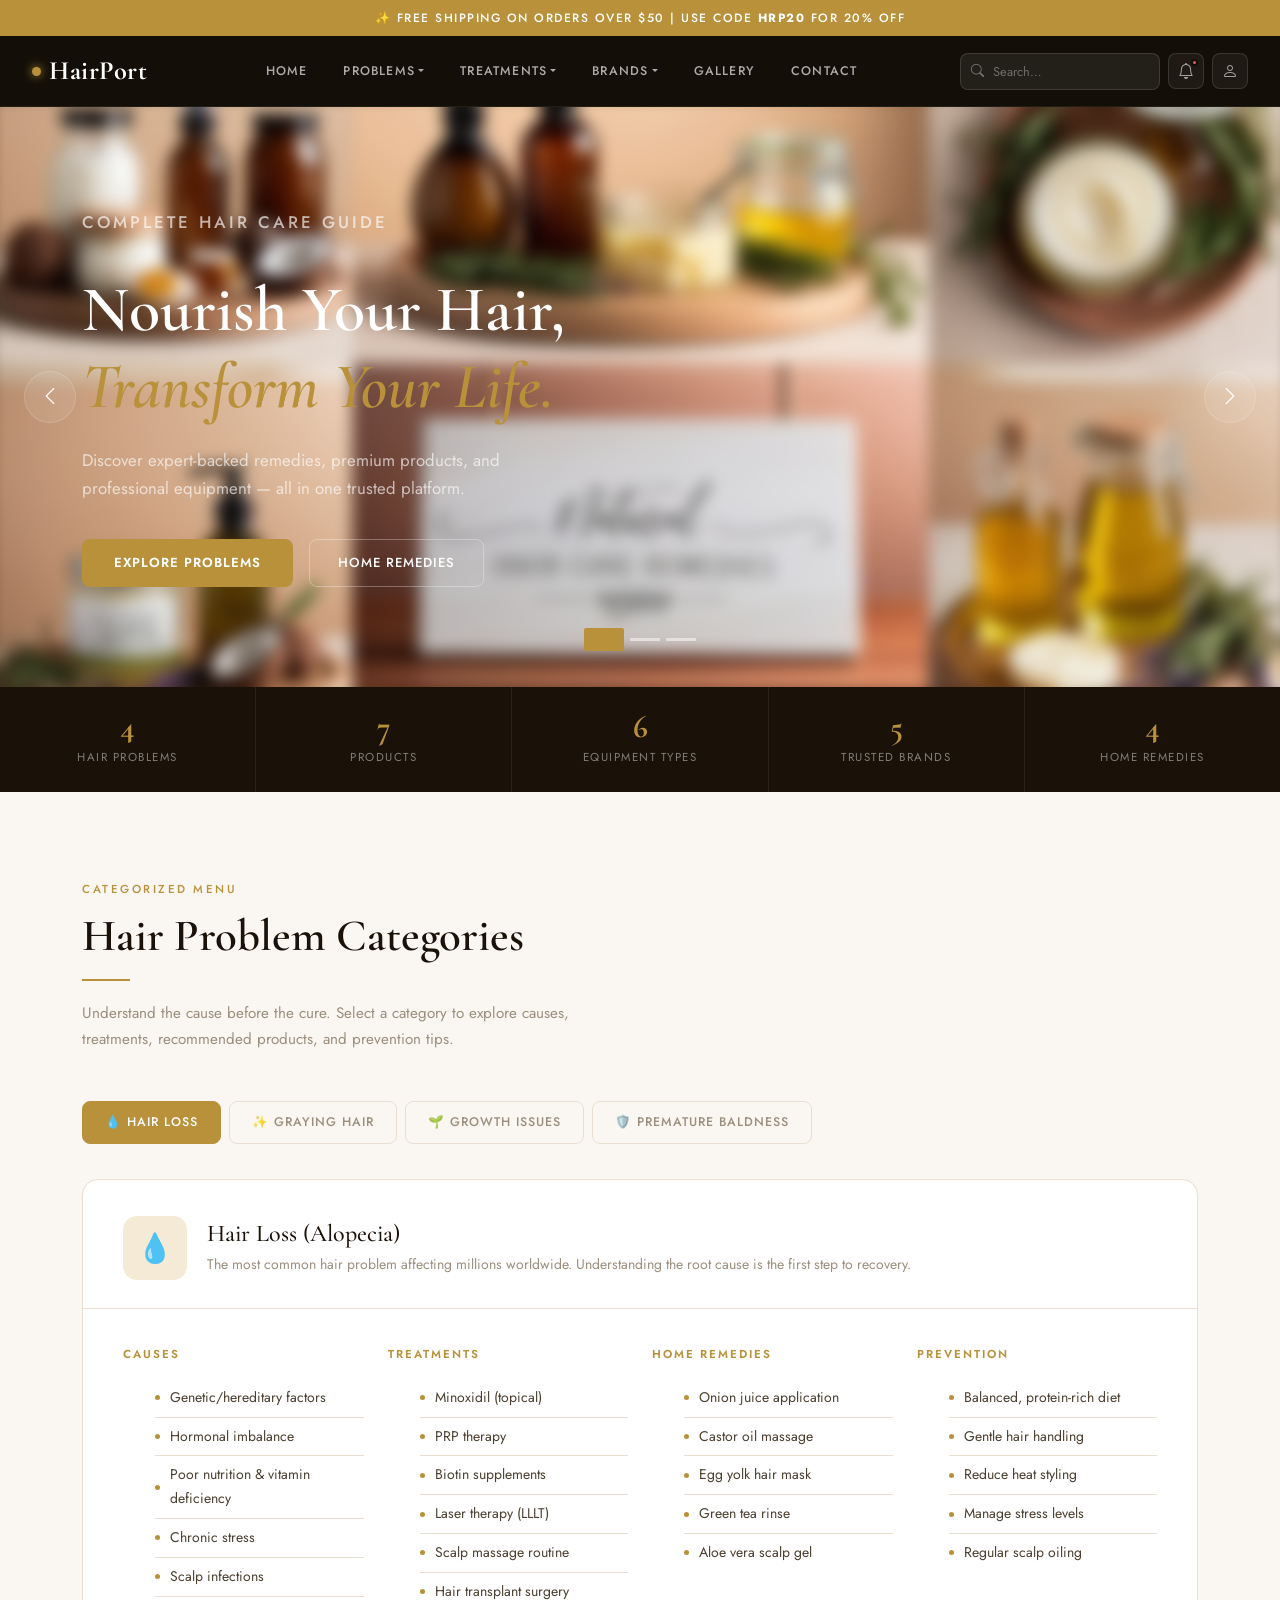
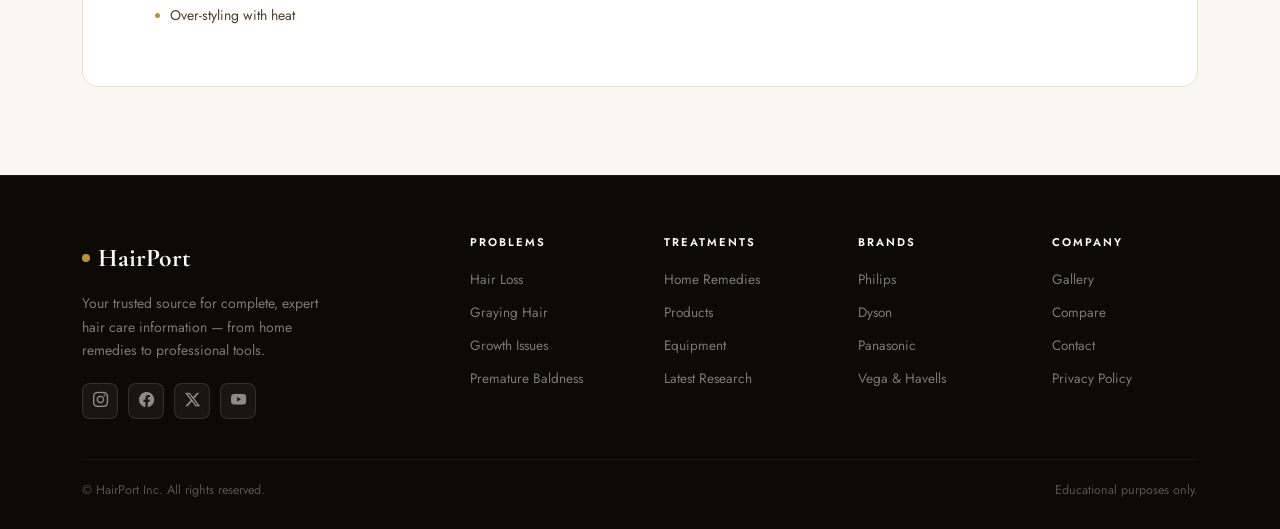
<file: index.html>
<!DOCTYPE html>
<html lang="en">
<head>
  <meta charset="UTF-8"/>
  <meta name="viewport" content="width=device-width, initial-scale=1.0"/>
  <title>HairPort — Elegant Hair Care</title>
  <link href="https://cdn.jsdelivr.net/npm/bootstrap@5.3.3/dist/css/bootstrap.min.css" rel="stylesheet"/>
  <link href="https://cdn.jsdelivr.net/npm/bootstrap-icons@1.11.3/font/bootstrap-icons.min.css" rel="stylesheet"/>
  <link href="https://fonts.googleapis.com/css2?family=Cormorant+Garamond:ital,wght@0,400;0,500;0,600;0,700;1,400;1,600&family=Jost:wght@300;400;500;600&display=swap" rel="stylesheet"/>
  <link rel="stylesheet" href="style.css">
</head>
<body>

<!-- ──────────── TOPBAR ──────────── -->
<div class="topbar">
  ✨ Free shipping on orders over $50 | Use code <strong>HRP20</strong> for 20% off
</div>

<!-- ──────────── NAVBAR (injected by navfoot.js) ──────────── -->
<nav></nav>

<!-- ──────────── HERO CAROUSEL ──────────── -->
<section id="home">
  <div id="heroCarousel" class="carousel slide hero-carousel" data-bs-ride="carousel" data-bs-interval="5000">

    <div class="carousel-indicators">
      <button type="button" data-bs-target="#heroCarousel" data-bs-slide-to="0" class="active"></button>
      <button type="button" data-bs-target="#heroCarousel" data-bs-slide-to="1"></button>
      <button type="button" data-bs-target="#heroCarousel" data-bs-slide-to="2"></button>
    </div>

    <div class="carousel-inner">

      <!-- Slide 1 -->
      <div class="carousel-item active">
        <div class="carousel-slide slide-1">
          <div class="slide-bg-blur" style="background-image: url('pics/slide-01.jpg');"></div>
          <div class="slide-texture"></div>
          <div class="container">
            <div class="row align-items-center slide-content">
              <div class="col-lg-7">
                <p class="slide-eyebrow">Complete Hair Care Guide</p>
                <h1>Nourish Your Hair,<br/><em>Transform Your Life.</em></h1>
                <p>Discover expert-backed remedies, premium products, and professional equipment — all in one trusted platform.</p>
                <div class="d-flex gap-3 flex-wrap">
                  <a href="#problems" class="btn-gold">Explore Problems</a>
                  <a href="treatments.html#remedies" class="btn-ghost">Home Remedies</a>
                </div>
              </div>
              <div class="col-lg-5 d-none d-lg-flex justify-content-end">
                <div class="slide-emoji"></div>
              </div>
            </div>
          </div>
        </div>
      </div>

      <!-- Slide 2 -->
      <div class="carousel-item">
        <div class="carousel-slide slide-2">
          <div class="slide-bg-blur" style="background-image: url('pics/slide-02.jpg');"></div>
          <div class="slide-texture"></div>
          <div class="container">
            <div class="row align-items-center slide-content">
              <div class="col-lg-7">
                <p class="slide-eyebrow">100% Natural Remedies</p>
                <h1>Nature's Best Kept<br/><em>Hair Secrets.</em></h1>
                <p>From onion juice to aloe vera — simple kitchen ingredients with powerful, proven results for healthier hair.</p>
                <div class="d-flex gap-3 flex-wrap">
                  <a href="treatments.html#remedies" class="btn-gold">View Remedies</a>
                  <a href="treatments.html#products" class="btn-ghost">Shop Products</a>
                </div>
              </div>
              <div class="col-lg-5 d-none d-lg-flex justify-content-end">
                <div class="slide-emoji"></div>
              </div>
            </div>
          </div>
        </div>
      </div>

      <!-- Slide 3 -->
      <div class="carousel-item">
        <div class="carousel-slide slide-3">
          <div class="slide-bg-blur" style="background-image: url('pics/slide-03.jpg');"></div>
          <div class="slide-texture"></div>
          <div class="container">
            <div class="row align-items-center slide-content">
              <div class="col-lg-7">
                <p class="slide-eyebrow">Professional Equipment</p>
                <h1>Tools Trusted by<br/><em>Professionals.</em></h1>
                <p>Compare dryers, steamers, and massagers from Dyson, Philips, and more — with honest guides and specs.</p>
                <div class="d-flex gap-3 flex-wrap">
                  <a href="treatments.html#equipment" class="btn-gold">See Equipment</a>
                  <a href="brands.html#compare" class="btn-ghost">Compare Brands</a>
                </div>
              </div>
              <div class="col-lg-5 d-none d-lg-flex justify-content-end">
                <div class="slide-emoji"></div>
              </div>
            </div>
          </div>
        </div>
      </div>

    </div><!-- carousel-inner -->

    <button class="carousel-control-prev" type="button" data-bs-target="#heroCarousel" data-bs-slide="prev">
      <i class="bi bi-chevron-left text-white fs-5"></i>
    </button>
    <button class="carousel-control-next" type="button" data-bs-target="#heroCarousel" data-bs-slide="next">
      <i class="bi bi-chevron-right text-white fs-5"></i>
    </button>
  </div>
</section>

<!-- ──────────── STAT BAR ──────────── -->
<div class="stat-bar">
  <div class="container-fluid">
    <div class="d-flex">
      <div class="stat-item"><div class="stat-num">4</div><div class="stat-lbl">Hair Problems</div></div>
      <div class="stat-item"><div class="stat-num">7</div><div class="stat-lbl">Products</div></div>
      <div class="stat-item"><div class="stat-num">6</div><div class="stat-lbl">Equipment Types</div></div>
      <div class="stat-item"><div class="stat-num">5</div><div class="stat-lbl">Trusted Brands</div></div>
      <div class="stat-item"><div class="stat-num">4</div><div class="stat-lbl">Home Remedies</div></div>
    </div>
  </div>
</div>

<!-- ──────────── HAIR PROBLEMS (TABS) ──────────── -->
<section id="problems" class="sec">
  <div class="container">
    <div class="row mb-5">
      <div class="col-lg-6">
        <p class="eyebrow">Categorized Menu</p>
        <h2 class="sec-title">Hair Problem Categories</h2>
        <div class="gold-rule"></div>
        <p class="sec-sub">Understand the cause before the cure. Select a category to explore causes, treatments, recommended products, and prevention tips.</p>
      </div>
    </div>

    <div class="problems-tabs">
      <ul class="nav nav-tabs" id="problemTabs">
        <li class="nav-item">
          <button class="nav-link active" data-bs-toggle="tab" data-bs-target="#hairloss">💧 Hair Loss</button>
        </li>
        <li class="nav-item">
          <button class="nav-link" data-bs-toggle="tab" data-bs-target="#graying">✨ Graying Hair</button>
        </li>
        <li class="nav-item">
          <button class="nav-link" data-bs-toggle="tab" data-bs-target="#growth">🌱 Growth Issues</button>
        </li>
        <li class="nav-item">
          <button class="nav-link" data-bs-toggle="tab" data-bs-target="#baldness">🛡️ Premature Baldness</button>
        </li>
      </ul>

      <div class="tab-content">

        <div class="tab-pane fade show active" id="hairloss">
          <div class="prob-panel">
            <div class="prob-panel-header">
              <div class="prob-icon-lg">💧</div>
              <div>
                <h3>Hair Loss (Alopecia)</h3>
                <p>The most common hair problem affecting millions worldwide. Understanding the root cause is the first step to recovery.</p>
              </div>
            </div>
            <div class="prob-panel-body">
              <div class="row g-4">
                <div class="col-md-3">
                  <p class="prob-col-title">Causes</p>
                  <ul class="prob-list">
                    <li>Genetic/hereditary factors</li>
                    <li>Hormonal imbalance</li>
                    <li>Poor nutrition &amp; vitamin deficiency</li>
                    <li>Chronic stress</li>
                    <li>Scalp infections</li>
                    <li>Over-styling with heat</li>
                  </ul>
                </div>
                <div class="col-md-3">
                  <p class="prob-col-title">Treatments</p>
                  <ul class="prob-list">
                    <li>Minoxidil (topical)</li>
                    <li>PRP therapy</li>
                    <li>Biotin supplements</li>
                    <li>Laser therapy (LLLT)</li>
                    <li>Scalp massage routine</li>
                    <li>Hair transplant surgery</li>
                  </ul>
                </div>
                <div class="col-md-3">
                  <p class="prob-col-title">Home Remedies</p>
                  <ul class="prob-list">
                    <li>Onion juice application</li>
                    <li>Castor oil massage</li>
                    <li>Egg yolk hair mask</li>
                    <li>Green tea rinse</li>
                    <li>Aloe vera scalp gel</li>
                  </ul>
                </div>
                <div class="col-md-3">
                  <p class="prob-col-title">Prevention</p>
                  <ul class="prob-list">
                    <li>Balanced, protein-rich diet</li>
                    <li>Gentle hair handling</li>
                    <li>Reduce heat styling</li>
                    <li>Manage stress levels</li>
                    <li>Regular scalp oiling</li>
                  </ul>
                </div>
              </div>
            </div>
          </div>
        </div>

        <div class="tab-pane fade" id="graying">
          <div class="prob-panel">
            <div class="prob-panel-header">
              <div class="prob-icon-lg">✨</div>
              <div>
                <h3>Premature Graying</h3>
                <p>Graying before age 25 (in Asians) is considered premature. It's driven by melanin loss in hair follicles.</p>
              </div>
            </div>
            <div class="prob-panel-body">
              <div class="row g-4">
                <div class="col-md-3">
                  <p class="prob-col-title">Causes</p>
                  <ul class="prob-list">
                    <li>Genetic predisposition</li>
                    <li>Vitamin B12 deficiency</li>
                    <li>Thyroid disorders</li>
                    <li>Oxidative stress</li>
                    <li>Smoking habit</li>
                    <li>Autoimmune conditions</li>
                  </ul>
                </div>
                <div class="col-md-3">
                  <p class="prob-col-title">Solutions</p>
                  <ul class="prob-list">
                    <li>B12 &amp; folic acid supplements</li>
                    <li>Copper-rich diet</li>
                    <li>Quit smoking</li>
                    <li>Thyroid management</li>
                    <li>Antioxidant-rich foods</li>
                  </ul>
                </div>
                <div class="col-md-3">
                  <p class="prob-col-title">Home Remedies</p>
                  <ul class="prob-list">
                    <li>Amla (Indian gooseberry) oil</li>
                    <li>Black sesame paste</li>
                    <li>Curry leaves in coconut oil</li>
                    <li>Henna + coffee paste</li>
                    <li>Rosemary oil treatment</li>
                  </ul>
                </div>
                <div class="col-md-3">
                  <p class="prob-col-title">Products</p>
                  <ul class="prob-list">
                    <li>Melanin-boosting serums</li>
                    <li>Color-safe shampoos</li>
                    <li>Deep conditioning masks</li>
                    <li>Biotin supplements</li>
                    <li>UV-protection sprays</li>
                  </ul>
                </div>
              </div>
            </div>
          </div>
        </div>

        <div class="tab-pane fade" id="growth">
          <div class="prob-panel">
            <div class="prob-panel-header">
              <div class="prob-icon-lg">🌱</div>
              <div>
                <h3>Hair Growth Issues</h3>
                <p>Slow or stunted hair growth affects confidence. The right nutrition, scalp care, and treatments can make a dramatic difference.</p>
              </div>
            </div>
            <div class="prob-panel-body">
              <div class="row g-4">
                <div class="col-md-3">
                  <p class="prob-col-title">Causes</p>
                  <ul class="prob-list">
                    <li>Nutritional deficiencies</li>
                    <li>Poor scalp circulation</li>
                    <li>Hormonal disruptions</li>
                    <li>Over-processing &amp; chemicals</li>
                    <li>Anemia (low iron)</li>
                    <li>Crash dieting</li>
                  </ul>
                </div>
                <div class="col-md-3">
                  <p class="prob-col-title">Treatments</p>
                  <ul class="prob-list">
                    <li>Scalp massages daily</li>
                    <li>Dermarolling (0.5mm)</li>
                    <li>Biotin injections</li>
                    <li>Iron &amp; zinc supplements</li>
                    <li>Protein-rich diet</li>
                  </ul>
                </div>
                <div class="col-md-3">
                  <p class="prob-col-title">Home Remedies</p>
                  <ul class="prob-list">
                    <li>Aloe vera gel on scalp</li>
                    <li>Rosemary oil massage</li>
                    <li>Rice water rinse</li>
                    <li>Fenugreek seed paste</li>
                    <li>Peppermint oil serum</li>
                  </ul>
                </div>
                <div class="col-md-3">
                  <p class="prob-col-title">Foods for Growth</p>
                  <ul class="prob-list">
                    <li>Eggs (complete protein)</li>
                    <li>Spinach &amp; leafy greens</li>
                    <li>Sweet potatoes</li>
                    <li>Nuts &amp; seeds</li>
                    <li>Fatty fish (omega-3)</li>
                  </ul>
                </div>
              </div>
            </div>
          </div>
        </div>

        <div class="tab-pane fade" id="baldness">
          <div class="prob-panel">
            <div class="prob-panel-header">
              <div class="prob-icon-lg">🛡️</div>
              <div>
                <h3>Premature Baldness</h3>
                <p>Androgenetic alopecia (pattern baldness) is the most common form. Early intervention significantly improves outcomes.</p>
              </div>
            </div>
            <div class="prob-panel-body">
              <div class="row g-4">
                <div class="col-md-3">
                  <p class="prob-col-title">Causes</p>
                  <ul class="prob-list">
                    <li>DHT hormone sensitivity</li>
                    <li>Genetic inheritance</li>
                    <li>Autoimmune disorders</li>
                    <li>Traction (tight styles)</li>
                    <li>Medications side effects</li>
                    <li>Severe nutritional lack</li>
                  </ul>
                </div>
                <div class="col-md-3">
                  <p class="prob-col-title">Medical Options</p>
                  <ul class="prob-list">
                    <li>Finasteride (oral)</li>
                    <li>Minoxidil (topical)</li>
                    <li>Hair transplant (FUE)</li>
                    <li>PRP injections</li>
                    <li>Low-level laser therapy</li>
                  </ul>
                </div>
                <div class="col-md-3">
                  <p class="prob-col-title">Natural Approach</p>
                  <ul class="prob-list">
                    <li>Saw palmetto supplement</li>
                    <li>Pumpkin seed oil</li>
                    <li>Scalp massage routine</li>
                    <li>Reduce DHT via diet</li>
                    <li>Anti-inflammatory diet</li>
                  </ul>
                </div>
                <div class="col-md-3">
                  <p class="prob-col-title">Prevention</p>
                  <ul class="prob-list">
                    <li>Early diagnosis &amp; treatment</li>
                    <li>Avoid tight hairstyles</li>
                    <li>Reduce chemical use</li>
                    <li>Manage DHT levels</li>
                    <li>Regular dermatologist visits</li>
                  </ul>
                </div>
              </div>
            </div>
          </div>
        </div>

      </div><!-- tab-content -->
    </div><!-- problems-tabs -->
  </div>
</section>

<!-- Bootstrap JS -->
<script src="https://cdn.jsdelivr.net/npm/bootstrap@5.3.3/dist/js/bootstrap.bundle.min.js"></script>
<script src="./js/navfoot.js"></script>
</body>
</html>
</file>
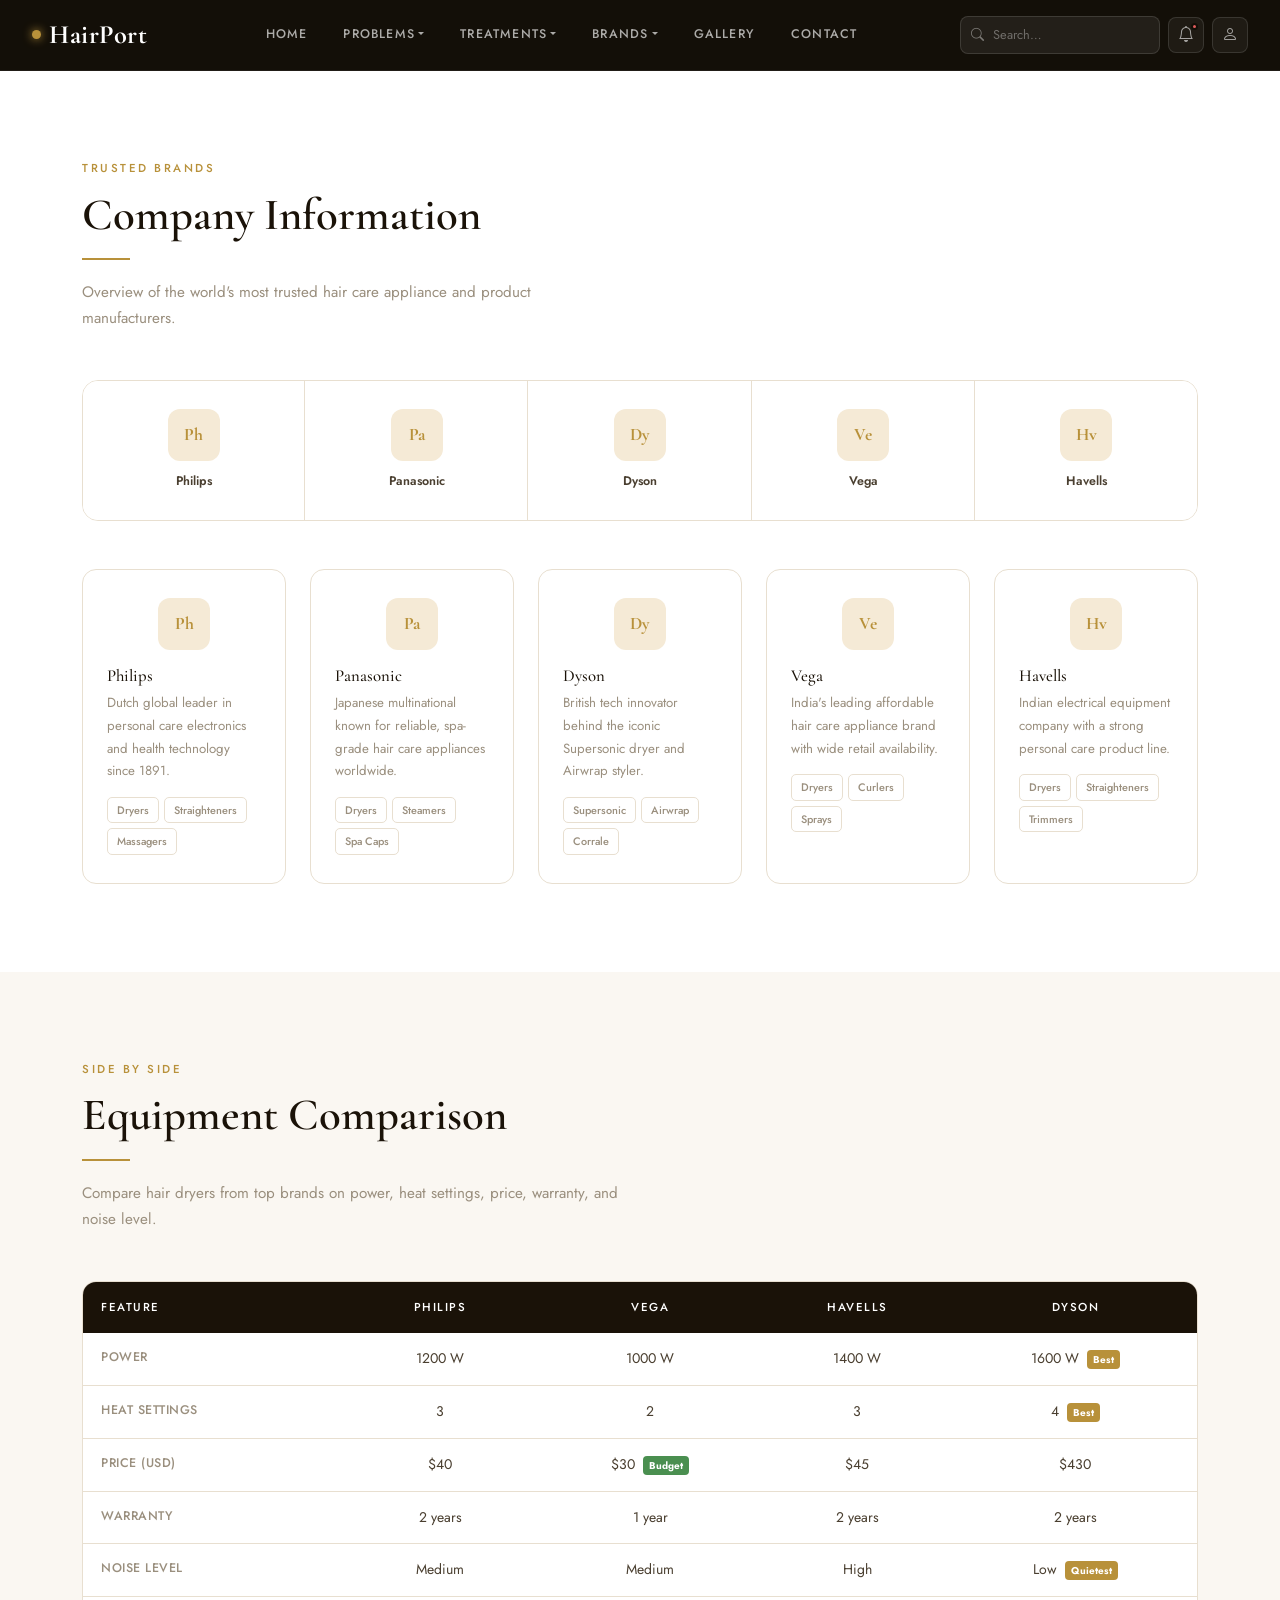
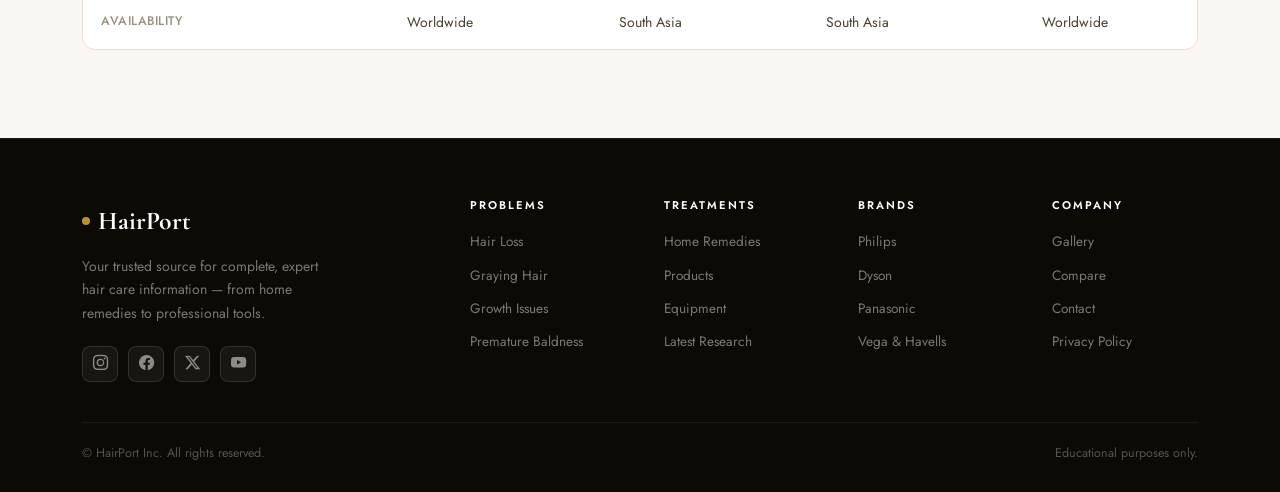
<file: brands.html>
<!DOCTYPE html>
<html lang="en">
<head>
  <meta charset="UTF-8">
  <meta name="viewport" content="width=device-width, initial-scale=1.0">
  <title>HairPort — Brands</title>
  <link href="https://cdn.jsdelivr.net/npm/bootstrap@5.3.3/dist/css/bootstrap.min.css" rel="stylesheet"/>
  <link href="https://cdn.jsdelivr.net/npm/bootstrap-icons@1.11.3/font/bootstrap-icons.min.css" rel="stylesheet"/>
  <link href="https://fonts.googleapis.com/css2?family=Cormorant+Garamond:ital,wght@0,400;0,500;0,600;0,700;1,400;1,600&family=Jost:wght@300;400;500;600&display=swap" rel="stylesheet"/>
  <link rel="stylesheet" href="style.css">
</head>
<body>

<!-- ──────────── NAVBAR (injected by navfoot.js) ──────────── -->
<nav></nav>

<!-- ──────────── COMPANIES ──────────── -->
<section id="companies" class="sec sec-alt">
  <div class="container">
    <div class="row mb-5">
      <div class="col-lg-6">
        <p class="eyebrow">Trusted Brands</p>
        <h2 class="sec-title">Company Information</h2>
        <div class="gold-rule"></div>
        <p class="sec-sub">Overview of the world's most trusted hair care appliance and product manufacturers.</p>
      </div>
    </div>

    <!-- Logo bar -->
    <div class="brand-logo-row mb-5">
      <div class="brand-logo-cell">
        <div class="brand-init">Ph</div>
        <span>Philips</span>
      </div>
      <div class="brand-logo-cell">
        <div class="brand-init">Pa</div>
        <span>Panasonic</span>
      </div>
      <div class="brand-logo-cell">
        <div class="brand-init">Dy</div>
        <span>Dyson</span>
      </div>
      <div class="brand-logo-cell">
        <div class="brand-init">Ve</div>
        <span>Vega</span>
      </div>
      <div class="brand-logo-cell">
        <div class="brand-init">Hv</div>
        <span>Havells</span>
      </div>
    </div>

    <div class="row g-4">
      <div class="col-sm-6 col-lg">
        <div class="brand-card">
          <div class="brand-init mb-3">Ph</div>
          <h5>Philips</h5>
          <p>Dutch global leader in personal care electronics and health technology since 1891.</p>
          <div class="brand-pills">
            <span class="brand-pill">Dryers</span>
            <span class="brand-pill">Straighteners</span>
            <span class="brand-pill">Massagers</span>
          </div>
        </div>
      </div>
      <div class="col-sm-6 col-lg">
        <div class="brand-card">
          <div class="brand-init mb-3">Pa</div>
          <h5>Panasonic</h5>
          <p>Japanese multinational known for reliable, spa-grade hair care appliances worldwide.</p>
          <div class="brand-pills">
            <span class="brand-pill">Dryers</span>
            <span class="brand-pill">Steamers</span>
            <span class="brand-pill">Spa Caps</span>
          </div>
        </div>
      </div>
      <div class="col-sm-6 col-lg">
        <div class="brand-card">
          <div class="brand-init mb-3">Dy</div>
          <h5>Dyson</h5>
          <p>British tech innovator behind the iconic Supersonic dryer and Airwrap styler.</p>
          <div class="brand-pills">
            <span class="brand-pill">Supersonic</span>
            <span class="brand-pill">Airwrap</span>
            <span class="brand-pill">Corrale</span>
          </div>
        </div>
      </div>
      <div class="col-sm-6 col-lg">
        <div class="brand-card">
          <div class="brand-init mb-3">Ve</div>
          <h5>Vega</h5>
          <p>India's leading affordable hair care appliance brand with wide retail availability.</p>
          <div class="brand-pills">
            <span class="brand-pill">Dryers</span>
            <span class="brand-pill">Curlers</span>
            <span class="brand-pill">Sprays</span>
          </div>
        </div>
      </div>
      <div class="col-sm-6 col-lg">
        <div class="brand-card">
          <div class="brand-init mb-3">Hv</div>
          <h5>Havells</h5>
          <p>Indian electrical equipment company with a strong personal care product line.</p>
          <div class="brand-pills">
            <span class="brand-pill">Dryers</span>
            <span class="brand-pill">Straighteners</span>
            <span class="brand-pill">Trimmers</span>
          </div>
        </div>
      </div>
    </div>
  </div>
</section>

<!-- ──────────── COMPARE TABLE ──────────── -->
<section id="compare" class="sec">
  <div class="container">
    <div class="row mb-5">
      <div class="col-lg-6">
        <p class="eyebrow">Side by Side</p>
        <h2 class="sec-title">Equipment Comparison</h2>
        <div class="gold-rule"></div>
        <p class="sec-sub">Compare hair dryers from top brands on power, heat settings, price, warranty, and noise level.</p>
      </div>
    </div>

    <div class="compare-wrap">
      <div class="table-responsive">
        <table class="compare-table table mb-0">
          <thead>
            <tr>
              <th>Feature</th>
              <th>Philips</th>
              <th>Vega</th>
              <th>Havells</th>
              <th>Dyson</th>
            </tr>
          </thead>
          <tbody>
            <tr>
              <td>Power</td>
              <td>1200 W</td>
              <td>1000 W</td>
              <td>1400 W</td>
              <td>1600 W <span class="win">Best</span></td>
            </tr>
            <tr>
              <td>Heat Settings</td>
              <td>3</td>
              <td>2</td>
              <td>3</td>
              <td>4 <span class="win">Best</span></td>
            </tr>
            <tr>
              <td>Price (USD)</td>
              <td>$40</td>
              <td>$30 <span class="win win-budget">Budget</span></td>
              <td>$45</td>
              <td>$430</td>
            </tr>
            <tr>
              <td>Warranty</td>
              <td>2 years</td>
              <td>1 year</td>
              <td>2 years</td>
              <td>2 years</td>
            </tr>
            <tr>
              <td>Noise Level</td>
              <td>Medium</td>
              <td>Medium</td>
              <td>High</td>
              <td>Low <span class="win">Quietest</span></td>
            </tr>
            <tr>
              <td>Availability</td>
              <td>Worldwide</td>
              <td>South Asia</td>
              <td>South Asia</td>
              <td>Worldwide</td>
            </tr>
          </tbody>
        </table>
      </div>
    </div>
  </div>
</section>

<!-- Bootstrap JS -->
<script src="https://cdn.jsdelivr.net/npm/bootstrap@5.3.3/dist/js/bootstrap.bundle.min.js"></script>
<script src="./js/navfoot.js"></script>
</body>
</html>
</file>
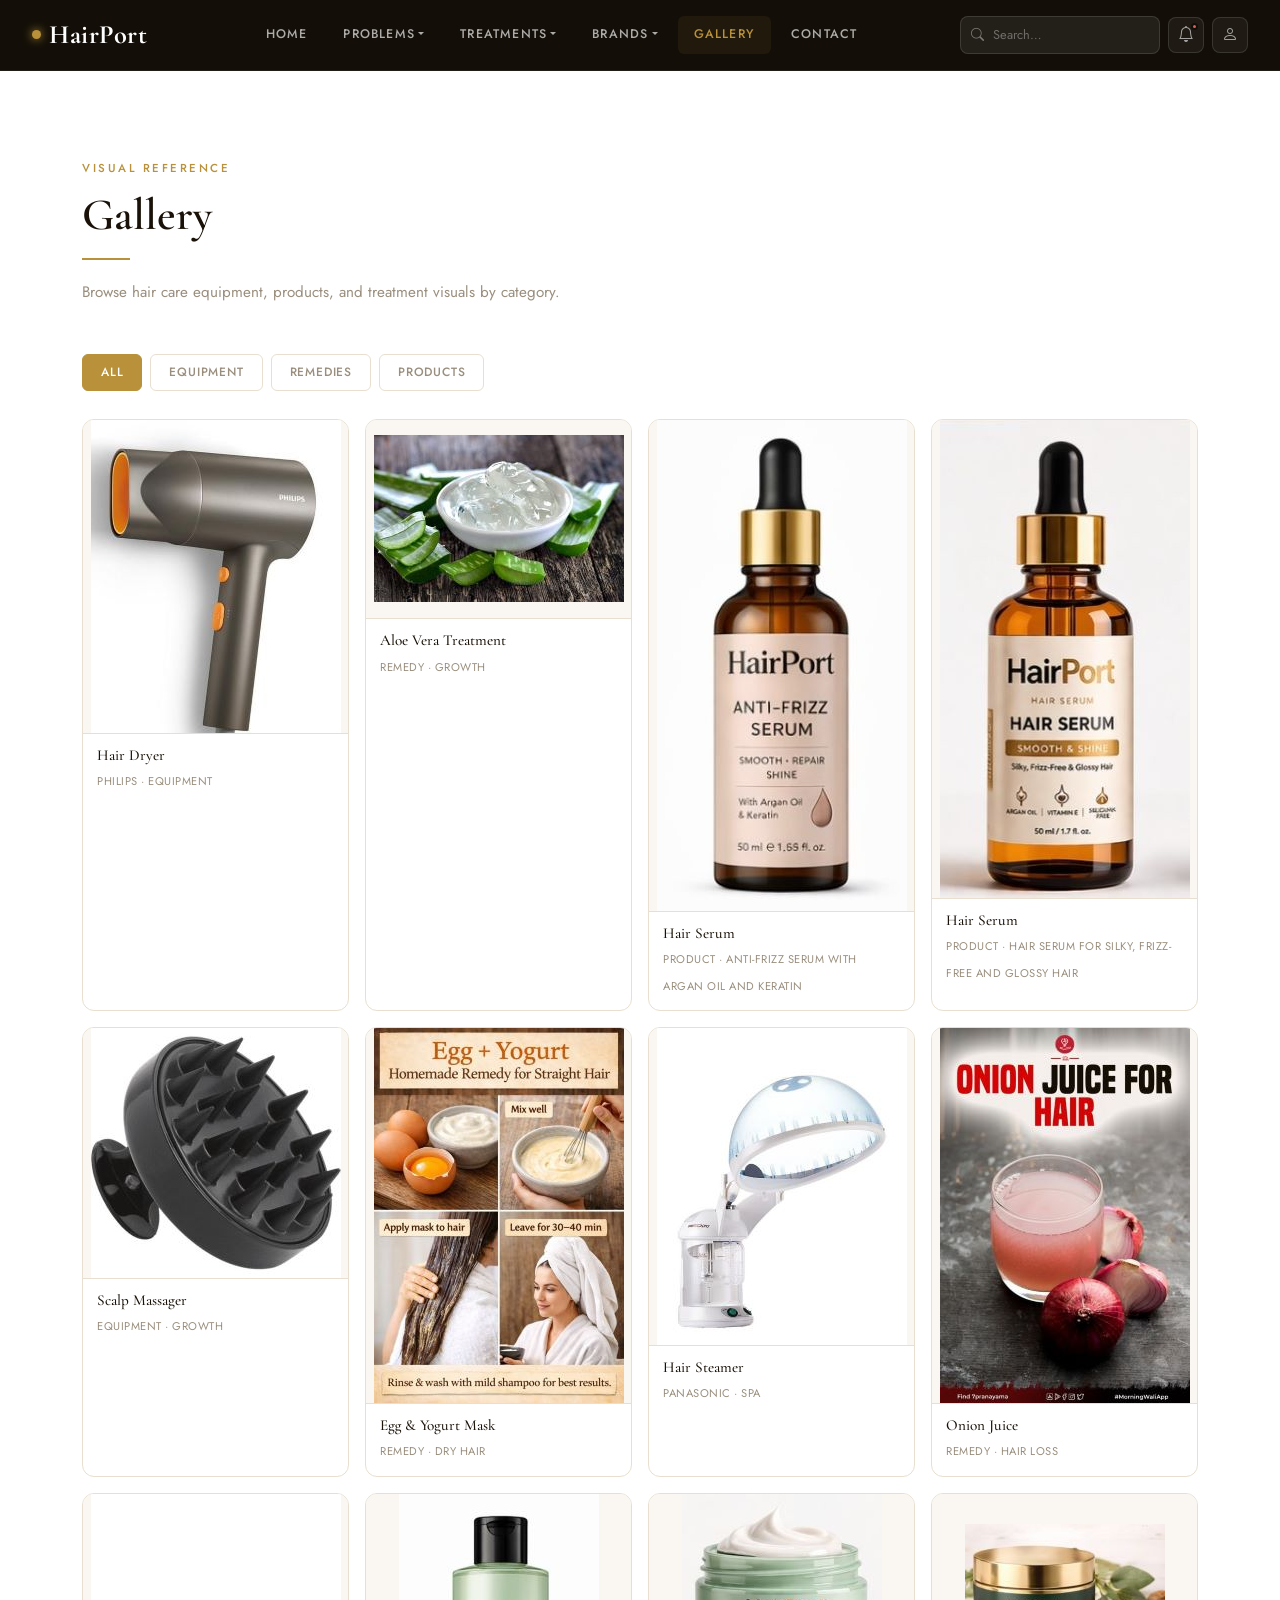
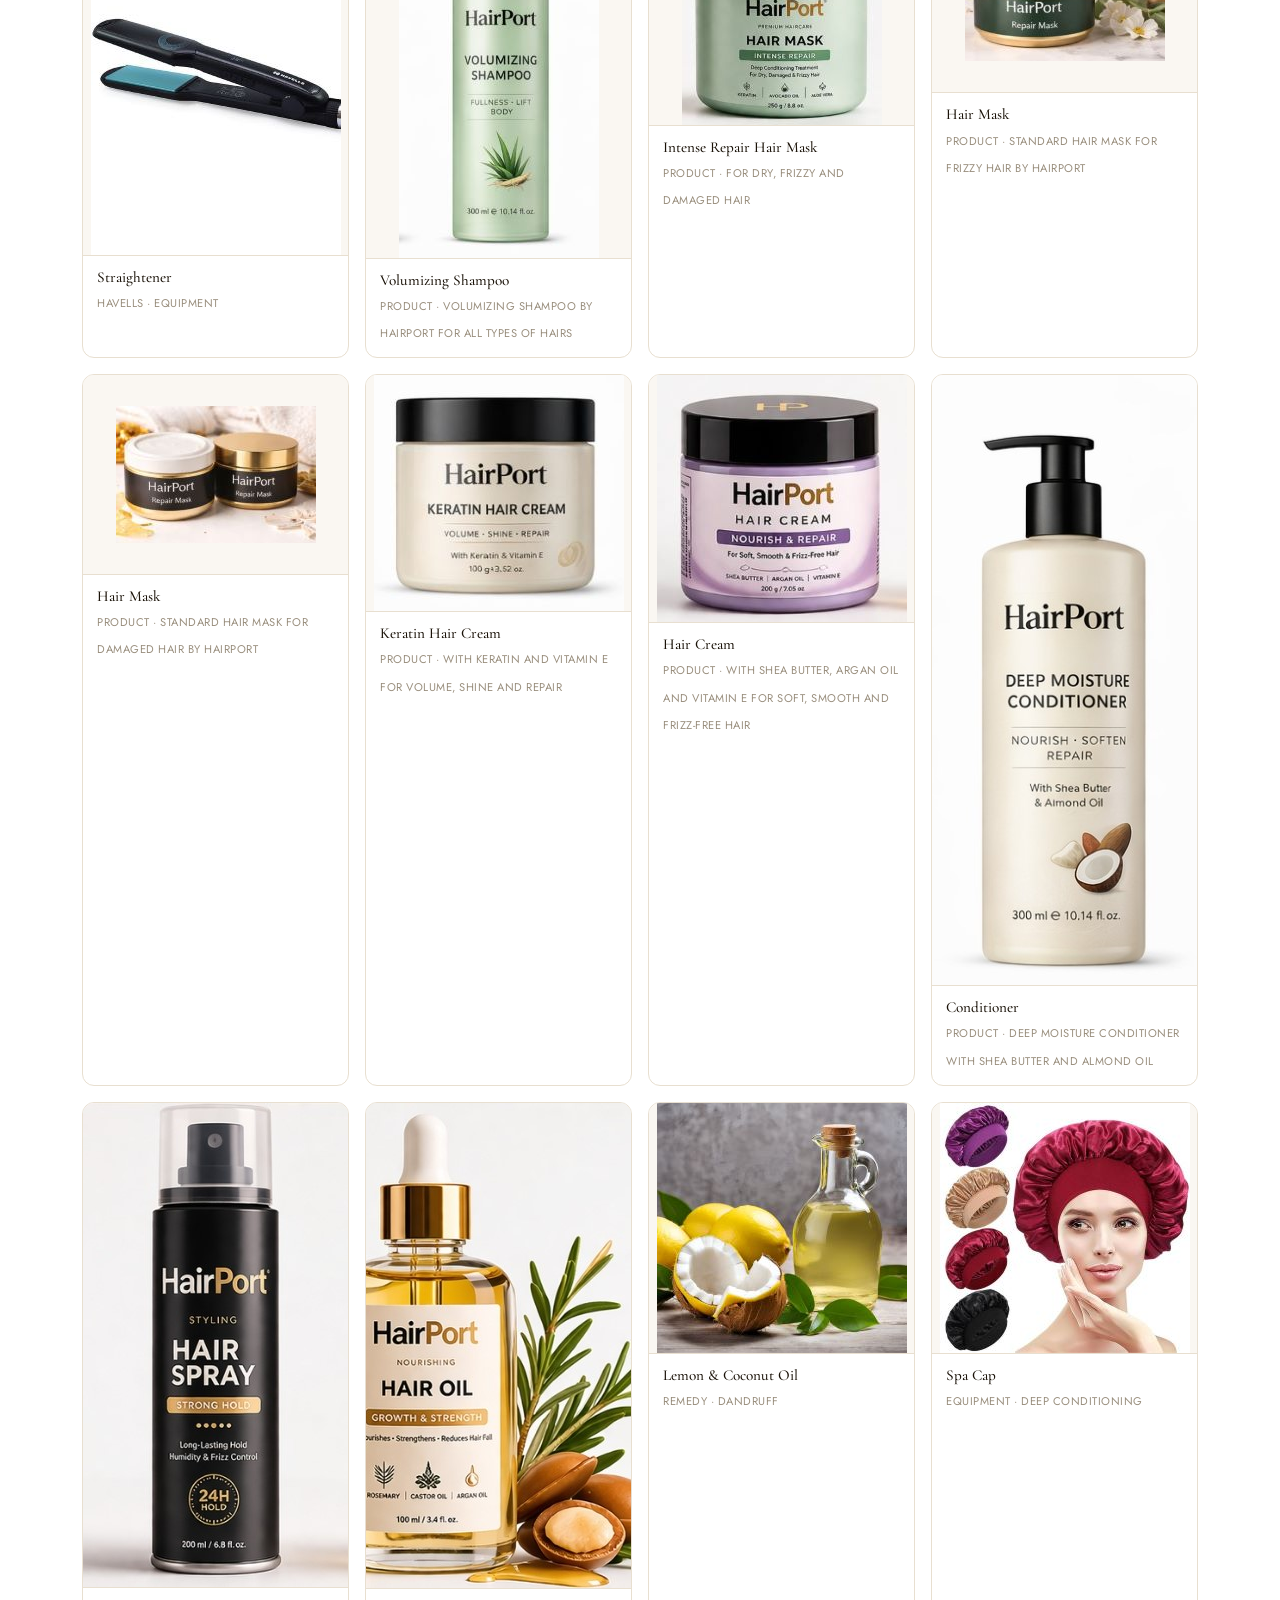
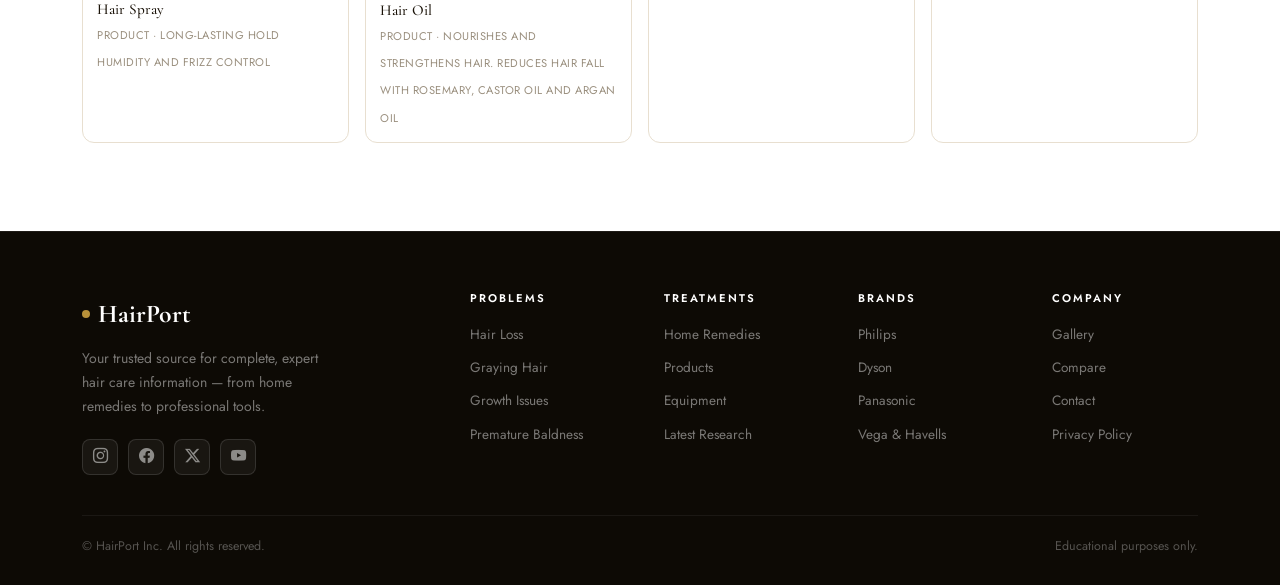
<file: gallery.html>
<!DOCTYPE html>
<html lang="en">
<head>
  <meta charset="UTF-8">
  <meta name="viewport" content="width=device-width, initial-scale=1.0">
  <title>HairPort — Gallery</title>
  <link href="https://cdn.jsdelivr.net/npm/bootstrap@5.3.3/dist/css/bootstrap.min.css" rel="stylesheet"/>
  <link href="https://cdn.jsdelivr.net/npm/bootstrap-icons@1.11.3/font/bootstrap-icons.min.css" rel="stylesheet"/>
  <link href="https://fonts.googleapis.com/css2?family=Cormorant+Garamond:ital,wght@0,400;0,500;0,600;0,700;1,400;1,600&family=Jost:wght@300;400;500;600&display=swap" rel="stylesheet"/>
  <link rel="stylesheet" href="style.css">
</head>
<body>

<!-- ──────────── NAVBAR (injected by navfoot.js) ──────────── -->
<nav></nav>

<!-- ──────────── GALLERY ──────────── -->
<section id="gallery" class="sec sec-alt">
  <div class="container">
    <div class="row mb-5">
      <div class="col-lg-6">
        <p class="eyebrow">Visual Reference</p>
        <h2 class="sec-title">Gallery</h2>
        <div class="gold-rule"></div>
        <p class="sec-sub">Browse hair care equipment, products, and treatment visuals by category.</p>
      </div>
    </div>

    <!-- Filter buttons -->
    <div class="gallery-filters">
      <button class="filter-btn active" data-filter="all">All</button>
      <button class="filter-btn" data-filter="equipment">Equipment</button>
      <button class="filter-btn" data-filter="remedy">Remedies</button>
      <button class="filter-btn" data-filter="product">Products</button>
    </div>

    <div class="gallery-grid">
      <div class="gallery-item" data-cat="equipment">
        <div class="gallery-face"><img src="pics/HAIR DRYER_BHD321_00 PHILIPS.jpg" alt=""></div>
        <div class="gallery-cap"><h6>Hair Dryer</h6><small>Philips · Equipment</small></div>
      </div>
      <div class="gallery-item" data-cat="remedy">
        <div class="gallery-face"><img src="pics/Homemade Aloe Vera Gel _ DIY.jpg" alt=""></div>
        <div class="gallery-cap"><h6>Aloe Vera Treatment</h6><small>Remedy · Growth</small></div>
      </div>
      <div class="gallery-item" data-cat="product">
        <div class="gallery-face"><img src="pics/Serum-01.jpg" alt=""></div>
        <div class="gallery-cap"><h6>Hair Serum</h6><small>Product · Anti-Frizz Serum with Argan Oil and Keratin</small></div>
      </div>
      <div class="gallery-item" data-cat="product">
        <div class="gallery-face"><img src="pics/Serum-02.jpg" alt=""></div>
        <div class="gallery-cap"><h6>Hair Serum</h6><small>Product · Hair Serum for Silky, Frizz-Free and Glossy Hair</small></div>
      </div>
      <div class="gallery-item" data-cat="equipment">
        <div class="gallery-face"><img src="pics/STIMULATING SCALP MASSAGER BRUSH.jpg" alt=""></div>
        <div class="gallery-cap"><h6>Scalp Massager</h6><small>Equipment · Growth</small></div>
      </div>
      <div class="gallery-item" data-cat="remedy">
        <div class="gallery-face"><img src="pics/Egg + Yogurt Homemade Remedy for Straight & Smooth Hair 🥚🥣.jpg" alt=""></div>
        <div class="gallery-cap"><h6>Egg &amp; Yogurt Mask</h6><small>Remedy · Dry Hair</small></div>
      </div>
      <div class="gallery-item" data-cat="equipment">
        <div class="gallery-face"><img src="pics/Hair Steamer.jpg" alt=""></div>
        <div class="gallery-cap"><h6>Hair Steamer</h6><small>Panasonic · Spa</small></div>
      </div>
      <div class="gallery-item" data-cat="remedy">
        <div class="gallery-face"><img src="pics/Onion Juice For Hair.jpg" alt=""></div>
        <div class="gallery-cap"><h6>Onion Juice</h6><small>Remedy · Hair Loss</small></div>
      </div>
      <div class="gallery-item" data-cat="equipment">
        <div class="gallery-face"><img src="pics/Straightener.jpg" alt=""></div>
        <div class="gallery-cap"><h6>Straightener</h6><small>Havells · Equipment</small></div>
      </div>
      <div class="gallery-item" data-cat="product">
        <div class="gallery-face"><img src="pics/Shampoo-01.jpg" alt=""></div>
        <div class="gallery-cap"><h6>Volumizing Shampoo</h6><small>Product · Volumizing shampoo by hairport for all types of hairs</small></div>
      </div>
      <div class="gallery-item" data-cat="product">
        <div class="gallery-face"><img src="pics/Hair Mask-01.jpg" alt=""></div>
        <div class="gallery-cap"><h6>Intense Repair Hair Mask</h6><small>Product · for dry, frizzy and damaged hair</small></div>
      </div>
      <div class="gallery-item" data-cat="product">
        <div class="gallery-face"><img src="pics/Hair Mask-02.jpg" alt=""></div>
        <div class="gallery-cap"><h6>Hair Mask</h6><small>Product · standard hair mask for frizzy hair by hairport </small></div>
      </div>
      <div class="gallery-item" data-cat="product">
        <div class="gallery-face"><img src="pics/Hair Mask-03.jpg" alt=""></div>
        <div class="gallery-cap"><h6>Hair Mask</h6><small>Product · standard hair mask for damaged hair by hairport</small></div>
      </div>
       <div class="gallery-item" data-cat="product">
        <div class="gallery-face"><img src="pics/Hair Cream-01.jpg" alt=""></div>
        <div class="gallery-cap"><h6>Keratin Hair Cream</h6><small>Product · with keratin and vitamin e for volume, shine and repair</small></div>
      </div>
      <div class="gallery-item" data-cat="product">
        <div class="gallery-face"><img src="pics/Hair Cream-02.jpg" alt=""></div>
        <div class="gallery-cap"><h6>Hair Cream</h6><small>Product · with shea butter, argan oil and vitamin e for soft, smooth and frizz-free hair</small></div>
      </div>
       <div class="gallery-item" data-cat="product">
        <div class="gallery-face"><img src="pics/conditioner-01.jpeg" alt=""></div>
        <div class="gallery-cap"><h6>Conditioner</h6><small>Product · deep moisture conditioner with shea butter and almond oil</small></div>
      </div>
       <div class="gallery-item" data-cat="product">
        <div class="gallery-face"><img src="pics/Hair Spray-01.jpeg" alt=""></div>
        <div class="gallery-cap"><h6>Hair Spray</h6><small>Product · long-lasting hold humidity and frizz control</small></div>
      </div>
       <div class="gallery-item" data-cat="product">
        <div class="gallery-face"><img src="pics/Hair Oil-01.jpeg" alt=""></div>
        <div class="gallery-cap"><h6>Hair Oil</h6><small>Product · nourishes and strengthens hair. reduces hair fall with rosemary, castor oil and argan oil</small></div>
      </div>
      <div class="gallery-item" data-cat="remedy">
        <div class="gallery-face"><img src="pics/DIY Hair Care_ Natural Remedies for Maintaining Beautiful Grey Hair.jpg" alt=""></div>
        <div class="gallery-cap"><h6>Lemon &amp; Coconut Oil</h6><small>Remedy · Dandruff</small></div>
      </div>
      <div class="gallery-item" data-cat="equipment">
        <div class="gallery-face"><img src="pics/spa caps.jpg" alt=""></div>
        <div class="gallery-cap"><h6>Spa Cap</h6><small>Equipment · Deep Conditioning</small></div>
      </div>
    </div>
  </div>
</section>

<!-- Bootstrap JS -->
<script src="https://cdn.jsdelivr.net/npm/bootstrap@5.3.3/dist/js/bootstrap.bundle.min.js"></script>

<script>
  /* ── Gallery filter ── */
  document.querySelectorAll('.filter-btn').forEach(function(btn) {
    btn.addEventListener('click', function() {
      document.querySelectorAll('.filter-btn').forEach(function(b) {
        b.classList.remove('active');
      });
      btn.classList.add('active');

      var filter = btn.dataset.filter;

      document.querySelectorAll('.gallery-item').forEach(function(item) {
        var match = filter === 'all' || item.dataset.cat === filter;
        item.classList.toggle('hidden', !match);
      });
    });
  });
</script>

<script src="./js/navfoot.js"></script>
</body>
</html>
</file>
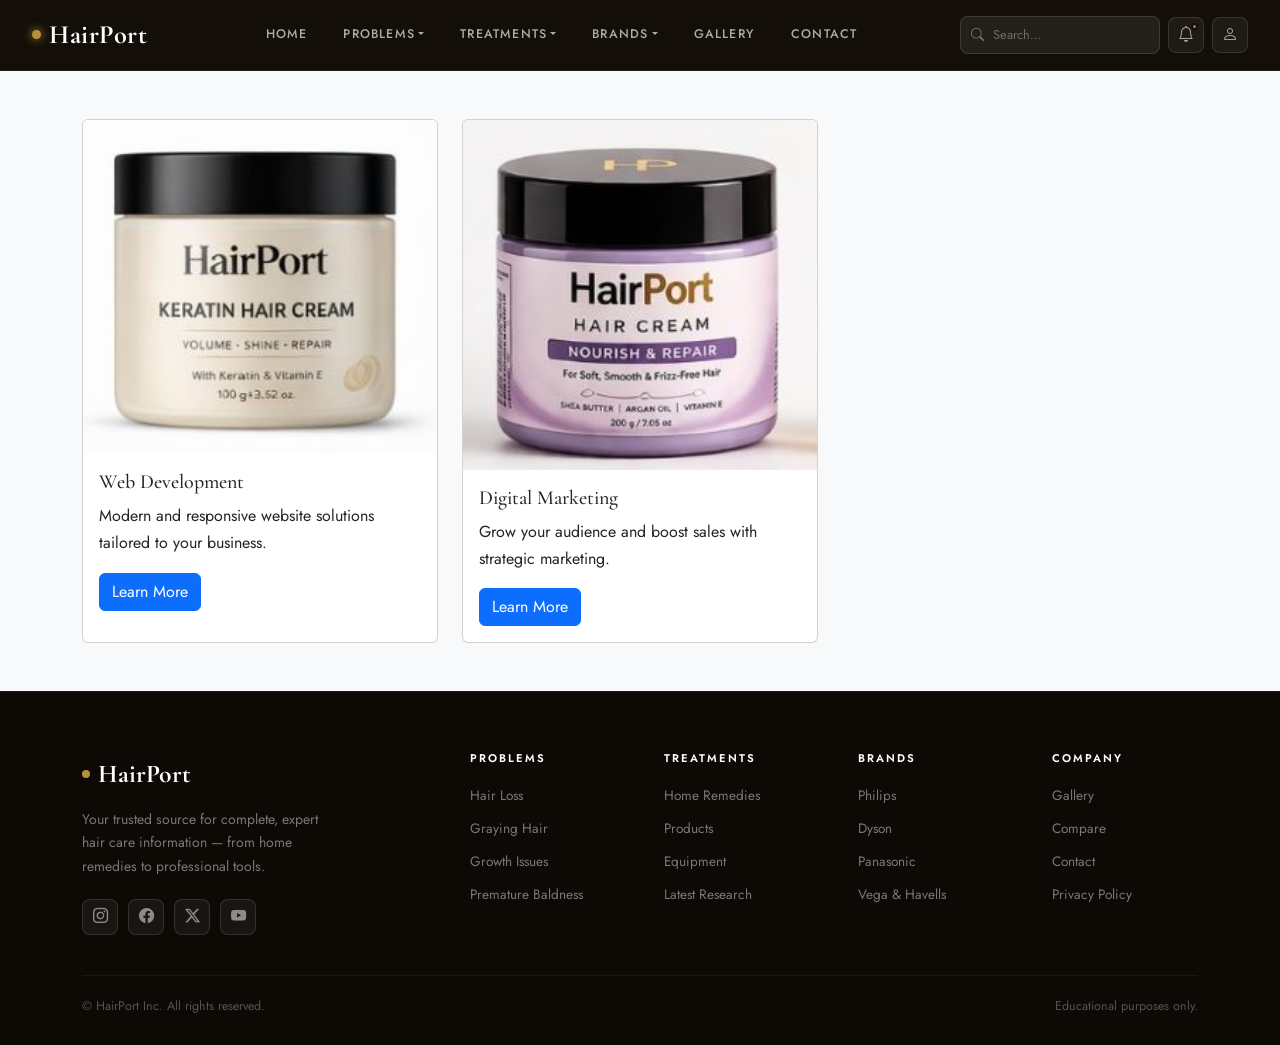
<file: haircreams.html>
<!DOCTYPE html>
<html lang="en">
<head>
    <meta charset="UTF-8">
    <meta name="viewport" content="width=device-width, initial-scale=1.0">
    <title>HairPort</title>
      <link href="https://cdn.jsdelivr.net/npm/bootstrap@5.3.3/dist/css/bootstrap.min.css" rel="stylesheet"/>
  <link href="https://cdn.jsdelivr.net/npm/bootstrap-icons@1.11.3/font/bootstrap-icons.min.css" rel="stylesheet"/>
  <link href="https://fonts.googleapis.com/css2?family=Cormorant+Garamond:ital,wght@0,400;0,500;0,600;0,700;1,400;1,600&family=Jost:wght@300;400;500;600&display=swap" rel="stylesheet"/>
  <link rel="stylesheet" href="style.css">
</head>
<body>
    <!-- ──────────── NAVBAR (injected by navfoot.js) ──────────── -->
<nav></nav>

<!-- CARDS SECTION -->
<section class="py-5 bg-light">
    <div class="container">
        <div class="row g-4">
<!-- Card 1 -->
            <div class="col-sm-12 col-md-6 col-lg-4">
                <div class="card h-100">
                    <img src="pics/Hair Cream-01.jpg" class="card-img-top" alt="Service 1">
                    <div class="card-body">
                        <h5 class="card-title">Web Development</h5>
                        <p class="card-text">Modern and responsive website solutions tailored to your business.</p>
                        <a href="#" class="btn btn-primary">Learn More</a>
                    </div>
                </div>
            </div>
<!-- Card 2 -->
            <div class="col-sm-12 col-md-6 col-lg-4">
                <div class="card h-100">
                    <img src="pics/Hair Cream-02.jpg" class="card-img-top" alt="Service 2">
                    <div class="card-body">
                        <h5 class="card-title">Digital Marketing</h5>
                        <p class="card-text">Grow your audience and boost sales with strategic marketing.</p>
                        <a href="#" class="btn btn-primary">Learn More</a>
                    </div>
                </div>
            </div>

          

        </div>
    </div>
</section>

<!-- Bootstrap JS -->
<script src="https://cdn.jsdelivr.net/npm/bootstrap@5.3.3/dist/js/bootstrap.bundle.min.js"></script>
<script src="./js/navfoot.js"></script>
</body>
</html>
</file>
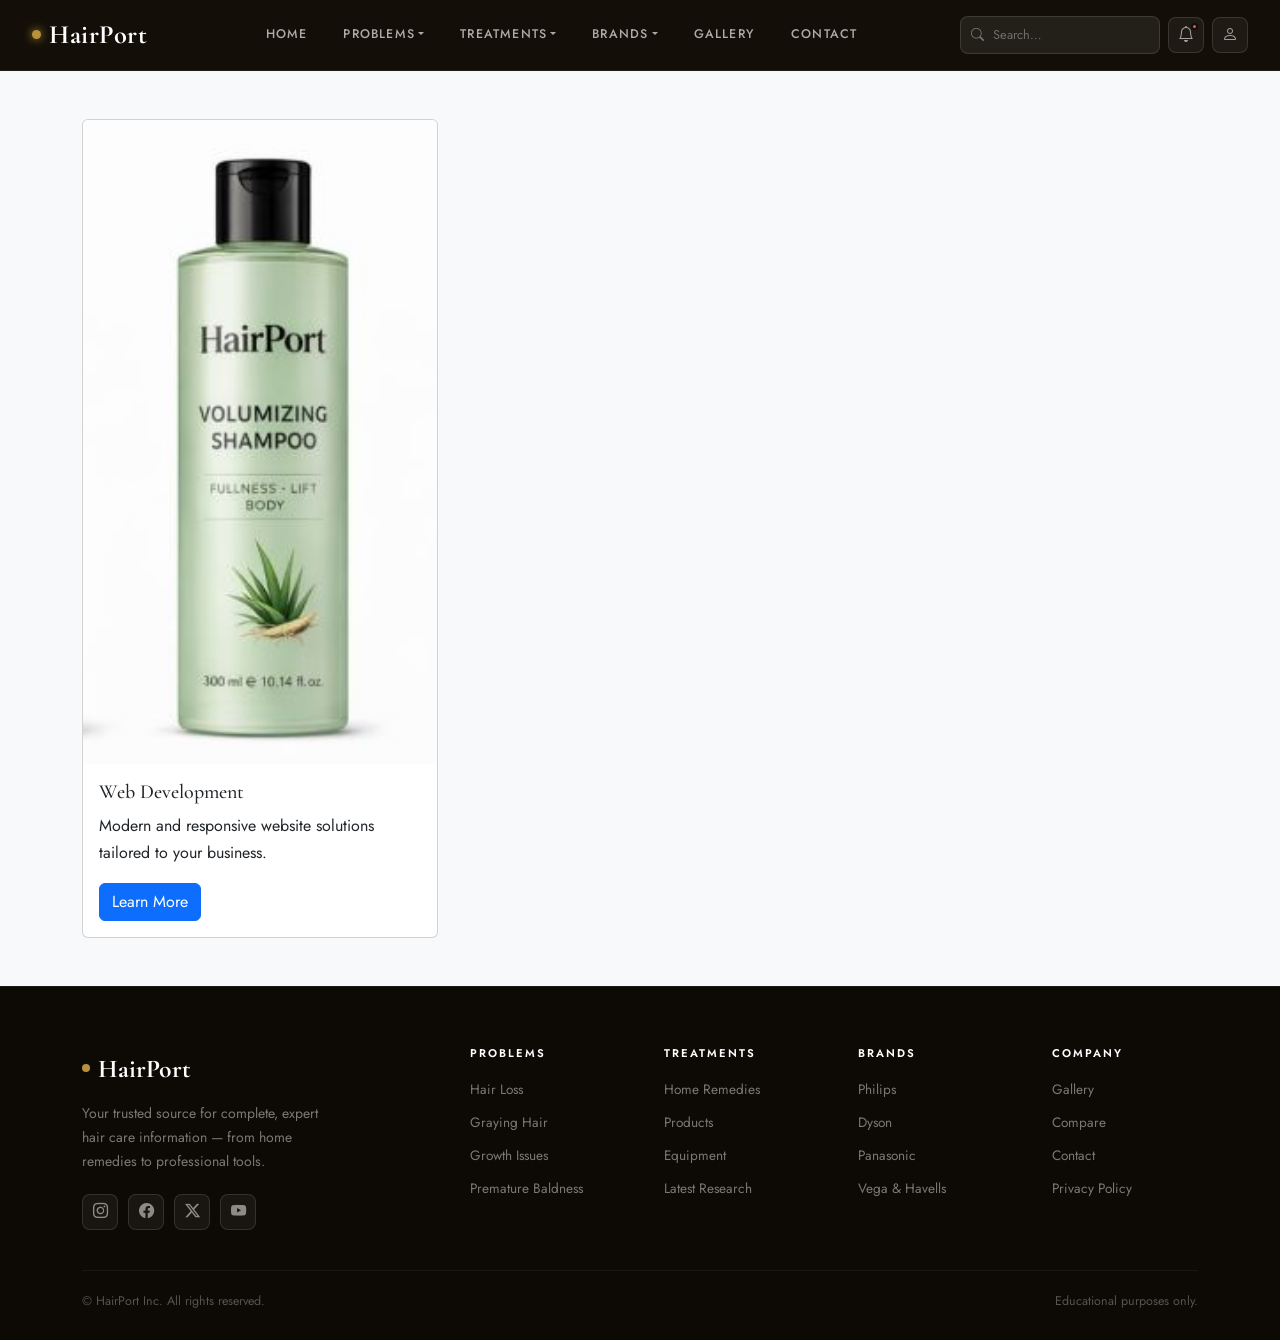
<file: shampoo.html>
<!DOCTYPE html>
<html lang="en">
<head>
    <meta charset="UTF-8">
    <meta name="viewport" content="width=device-width, initial-scale=1.0">
    <title>HairPort</title>
  <link href="https://cdn.jsdelivr.net/npm/bootstrap@5.3.3/dist/css/bootstrap.min.css" rel="stylesheet"/>
  <link href="https://cdn.jsdelivr.net/npm/bootstrap-icons@1.11.3/font/bootstrap-icons.min.css" rel="stylesheet"/>
  <link href="https://fonts.googleapis.com/css2?family=Cormorant+Garamond:ital,wght@0,400;0,500;0,600;0,700;1,400;1,600&family=Jost:wght@300;400;500;600&display=swap" rel="stylesheet"/>
  <link rel="stylesheet" href="style.css">
</head>
<body>
    <!-- ──────────── NAVBAR (injected by navfoot.js) ──────────── -->
<nav></nav>

<section class="py-5 bg-light">
    <div class="container">
        <div class="row g-4">
<!-- Card 1 -->
            <div class="col-sm-12 col-md-6 col-lg-4">
                <div class="card h-100">
                    <img src="pics/Shampoo-01.jpg" class="card-img-top" alt="Service 1">
                    <div class="card-body">
                        <h5 class="card-title">Web Development</h5>
                        <p class="card-text">Modern and responsive website solutions tailored to your business.</p>
                        <a href="#" class="btn btn-primary">Learn More</a>
                    </div>
                </div>
            </div>
        </div>
    </div>
</section>

<!-- Bootstrap JS -->
<script src="https://cdn.jsdelivr.net/npm/bootstrap@5.3.3/dist/js/bootstrap.bundle.min.js"></script>
<script src="./js/navfoot.js"></script>
</body>
</html>
</file>
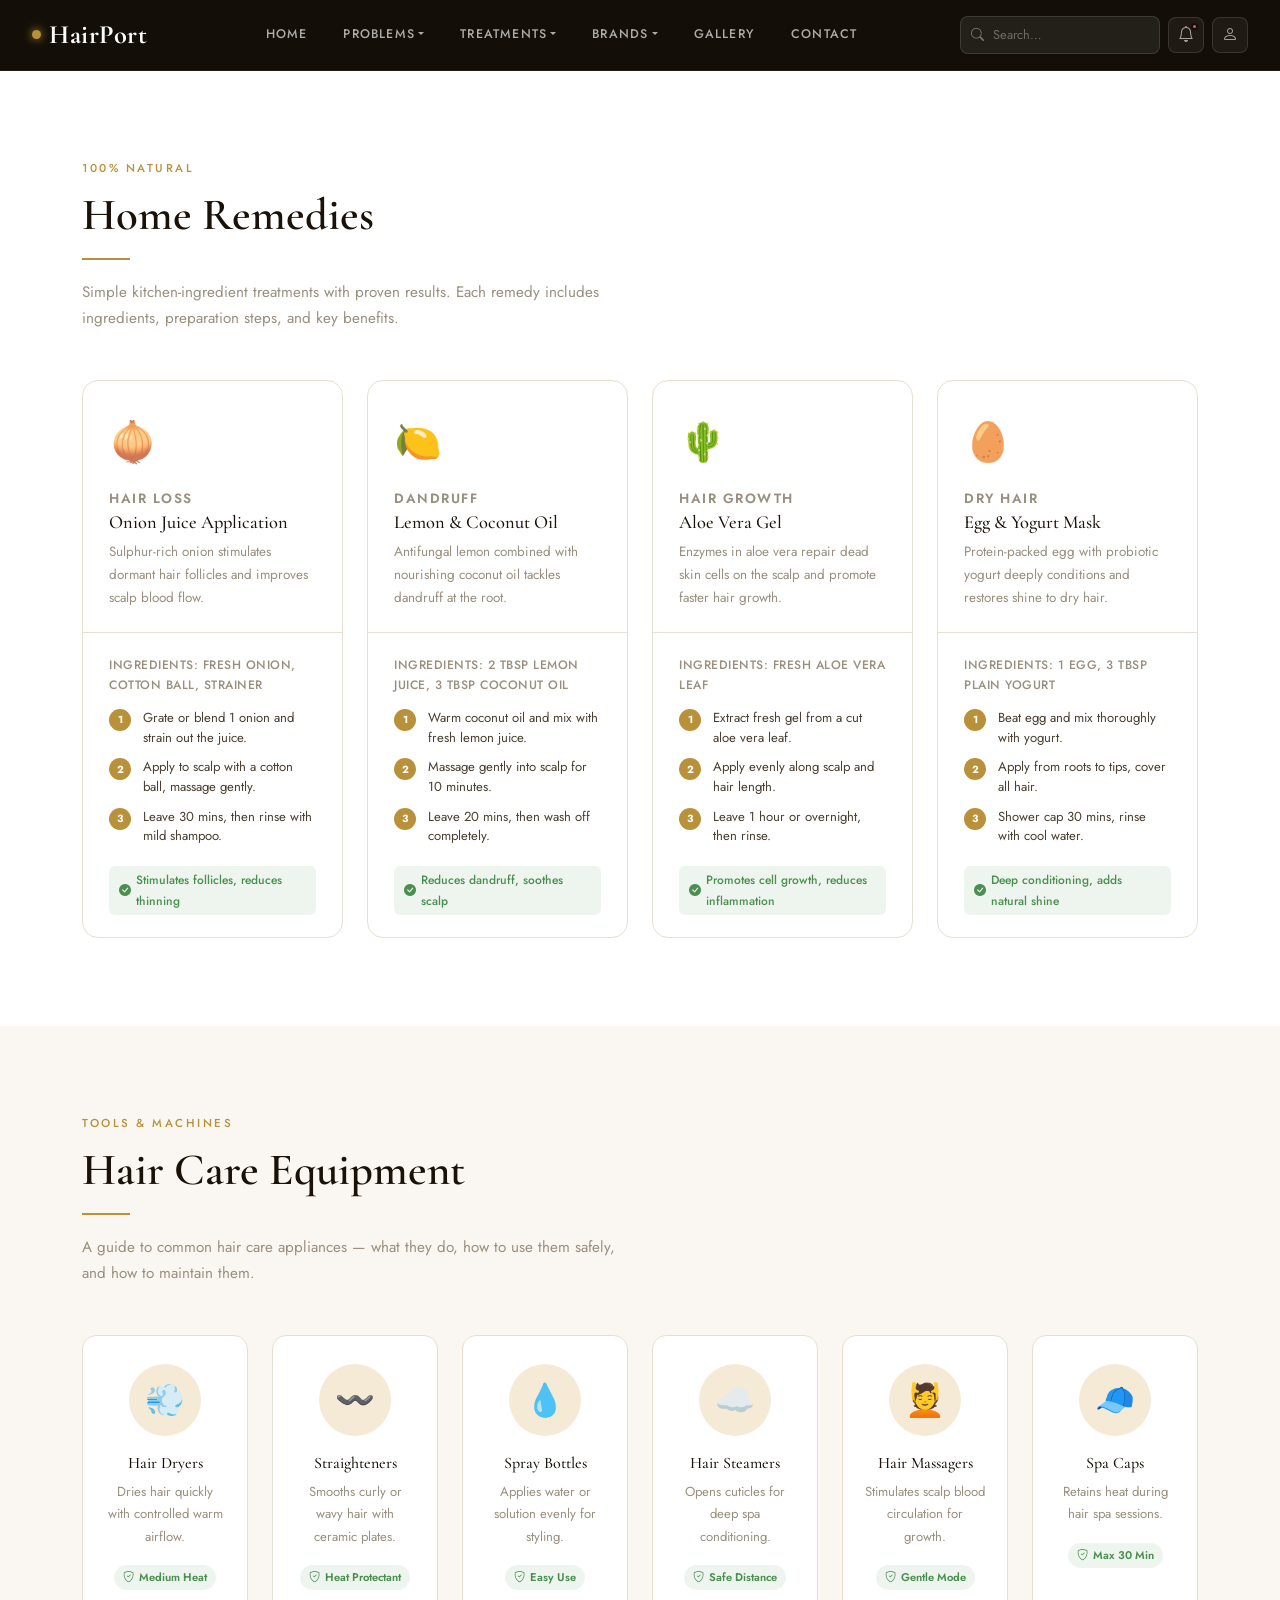
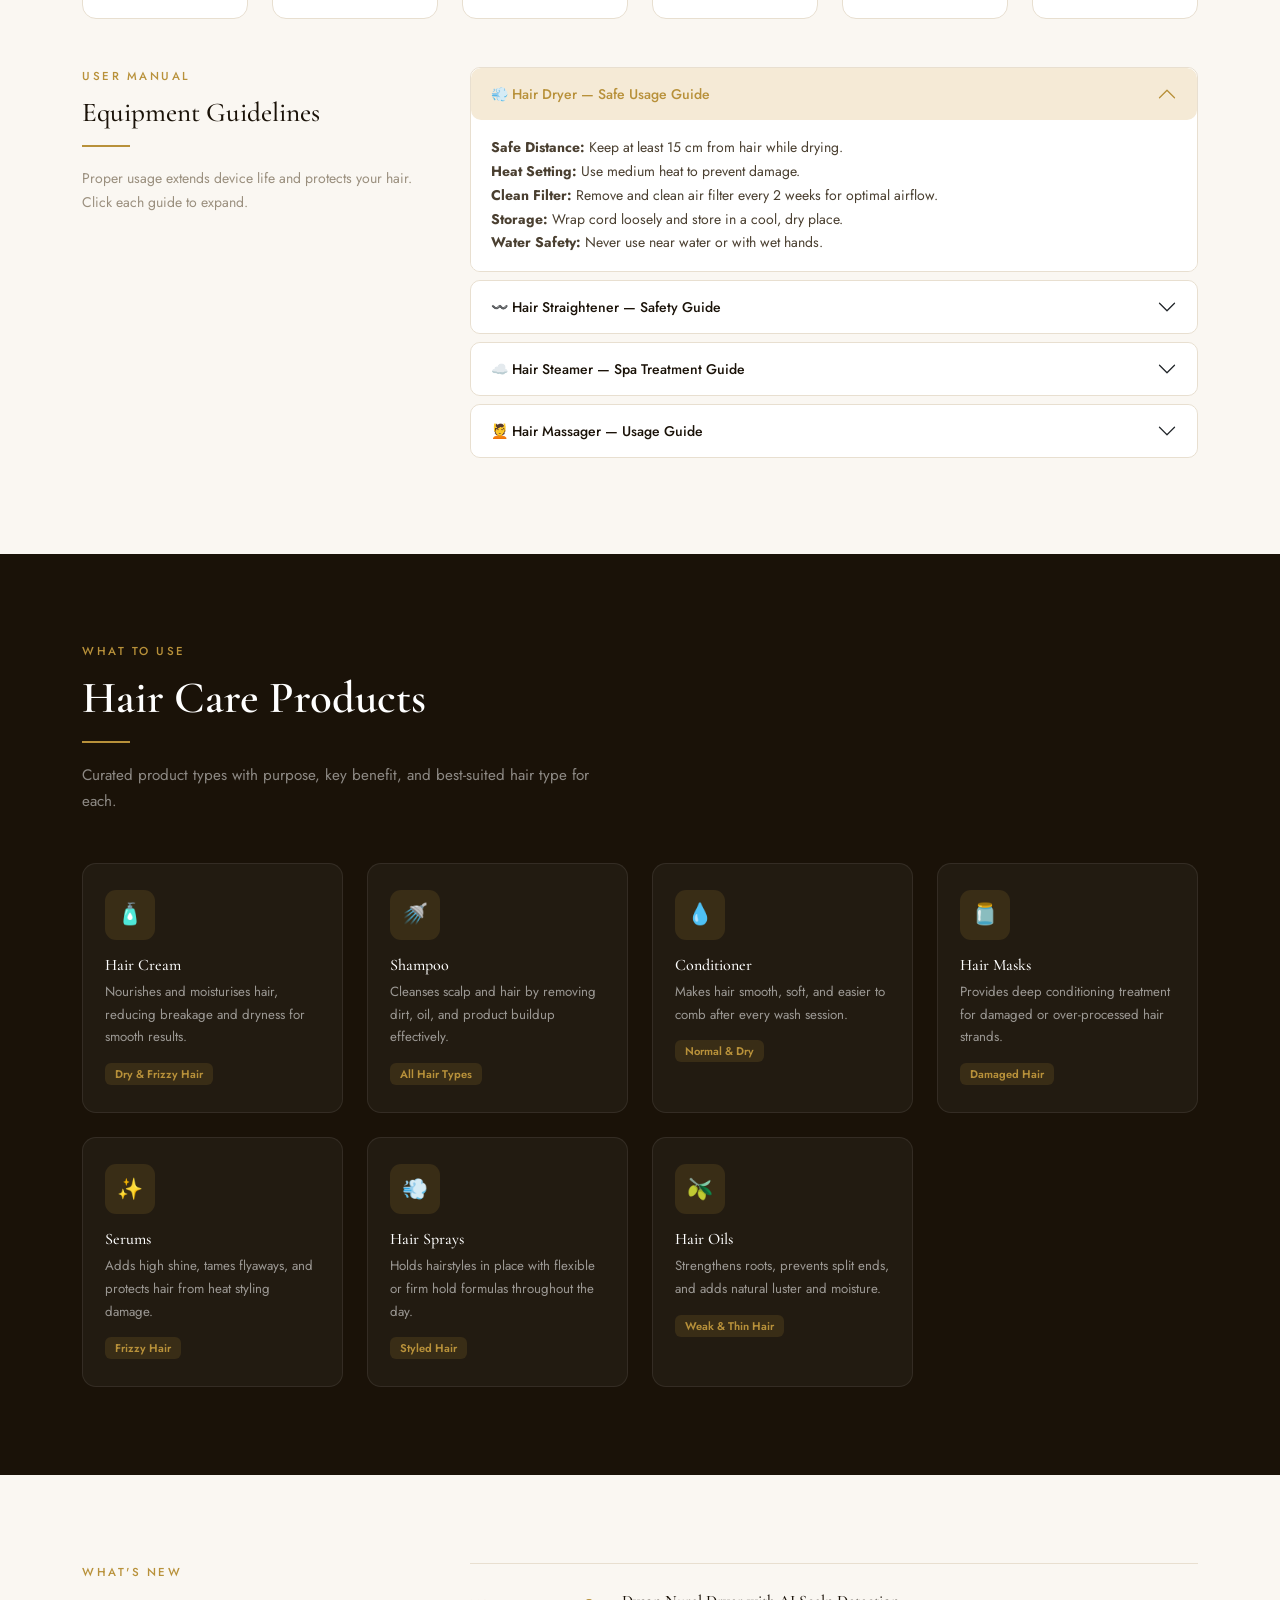
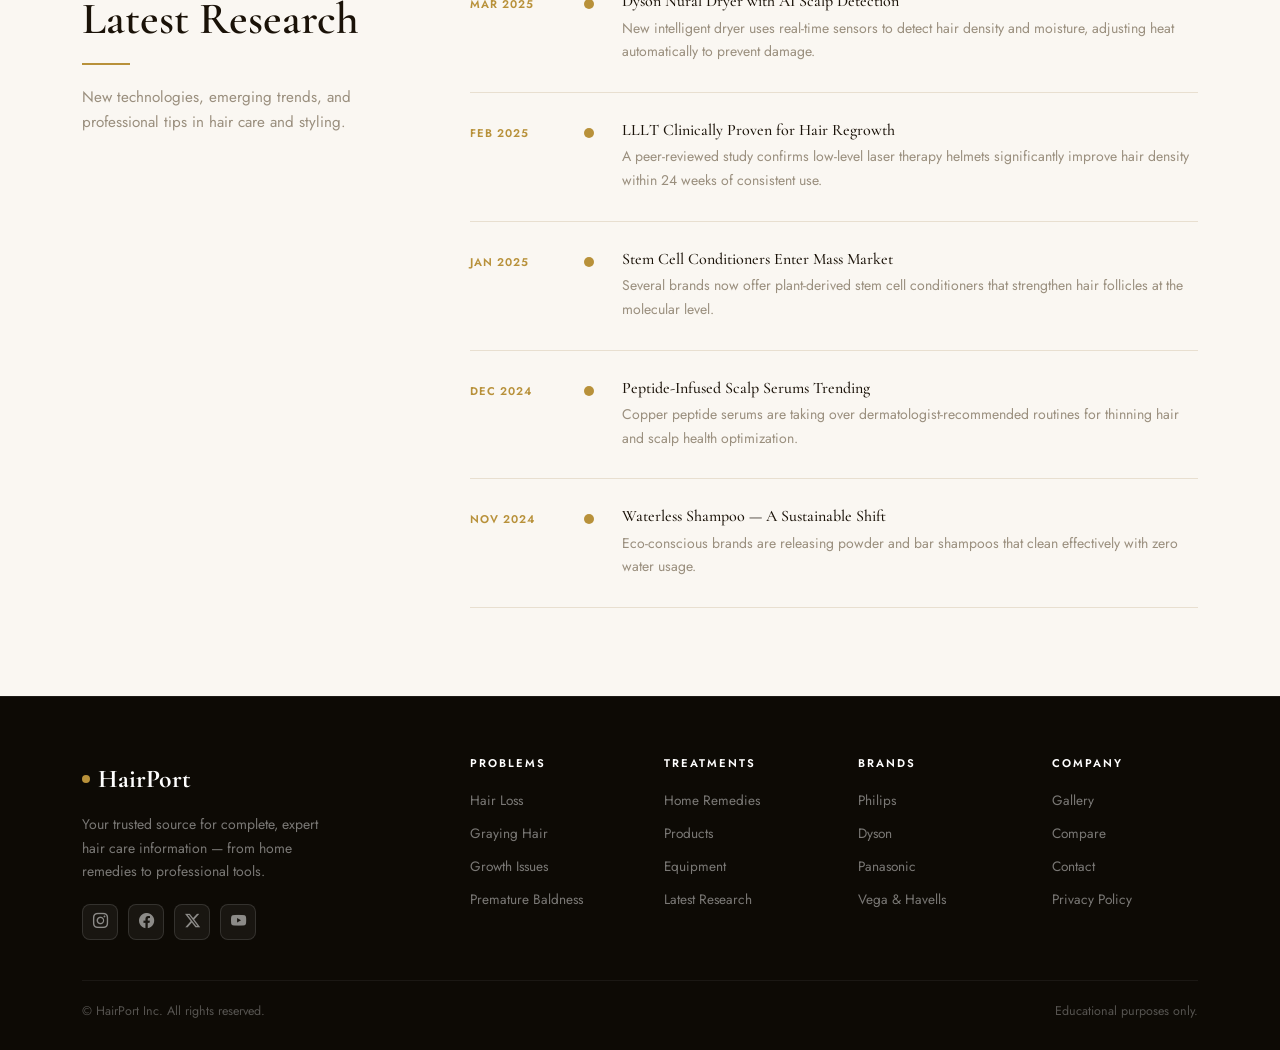
<file: treatments.html>
<!DOCTYPE html>
<html lang="en">
<head>
  <meta charset="UTF-8">
  <meta name="viewport" content="width=device-width, initial-scale=1.0">
  <title>HairPort — Treatments</title>
  <link href="https://cdn.jsdelivr.net/npm/bootstrap@5.3.3/dist/css/bootstrap.min.css" rel="stylesheet"/>
  <link href="https://cdn.jsdelivr.net/npm/bootstrap-icons@1.11.3/font/bootstrap-icons.min.css" rel="stylesheet"/>
  <link href="https://fonts.googleapis.com/css2?family=Cormorant+Garamond:ital,wght@0,400;0,500;0,600;0,700;1,400;1,600&family=Jost:wght@300;400;500;600&display=swap" rel="stylesheet"/>
  <link rel="stylesheet" href="style.css">
</head>
<body>

<!-- ──────────── NAVBAR (injected by navfoot.js) ──────────── -->
<nav></nav>

<!-- ──────────── HOME REMEDIES ──────────── -->
<section id="remedies" class="sec sec-alt">
  <div class="container">
    <div class="row mb-5 align-items-end">
      <div class="col-lg-7">
        <p class="eyebrow">100% Natural</p>
        <h2 class="sec-title">Home Remedies</h2>
        <div class="gold-rule"></div>
        <p class="sec-sub">Simple kitchen-ingredient treatments with proven results. Each remedy includes ingredients, preparation steps, and key benefits.</p>
      </div>
    </div>

    <div class="row g-4">
      <div class="col-sm-6 col-lg-3">
        <div class="remedy-card">
          <div class="remedy-card-top">
            <span class="remedy-emoji">🧅</span>
            <p class="remedy-label">Hair Loss</p>
            <h5>Onion Juice Application</h5>
            <p>Sulphur-rich onion stimulates dormant hair follicles and improves scalp blood flow.</p>
          </div>
          <div class="remedy-card-body">
            <p style="font-size:.76rem; color:var(--soft); margin-bottom:12px; font-weight:500; letter-spacing:.5px; text-transform:uppercase;">Ingredients: Fresh onion, cotton ball, strainer</p>
            <div class="step-line"><div class="step-n">1</div><p>Grate or blend 1 onion and strain out the juice.</p></div>
            <div class="step-line"><div class="step-n">2</div><p>Apply to scalp with a cotton ball, massage gently.</p></div>
            <div class="step-line"><div class="step-n">3</div><p>Leave 30 mins, then rinse with mild shampoo.</p></div>
            <span class="benefit-tag"><i class="bi bi-check-circle-fill"></i> Stimulates follicles, reduces thinning</span>
          </div>
        </div>
      </div>

      <div class="col-sm-6 col-lg-3">
        <div class="remedy-card">
          <div class="remedy-card-top">
            <span class="remedy-emoji">🍋</span>
            <p class="remedy-label">Dandruff</p>
            <h5>Lemon &amp; Coconut Oil</h5>
            <p>Antifungal lemon combined with nourishing coconut oil tackles dandruff at the root.</p>
          </div>
          <div class="remedy-card-body">
            <p style="font-size:.76rem; color:var(--soft); margin-bottom:12px; font-weight:500; letter-spacing:.5px; text-transform:uppercase;">Ingredients: 2 tbsp lemon juice, 3 tbsp coconut oil</p>
            <div class="step-line"><div class="step-n">1</div><p>Warm coconut oil and mix with fresh lemon juice.</p></div>
            <div class="step-line"><div class="step-n">2</div><p>Massage gently into scalp for 10 minutes.</p></div>
            <div class="step-line"><div class="step-n">3</div><p>Leave 20 mins, then wash off completely.</p></div>
            <span class="benefit-tag"><i class="bi bi-check-circle-fill"></i> Reduces dandruff, soothes scalp</span>
          </div>
        </div>
      </div>

      <div class="col-sm-6 col-lg-3">
        <div class="remedy-card">
          <div class="remedy-card-top">
            <span class="remedy-emoji">🌵</span>
            <p class="remedy-label">Hair Growth</p>
            <h5>Aloe Vera Gel</h5>
            <p>Enzymes in aloe vera repair dead skin cells on the scalp and promote faster hair growth.</p>
          </div>
          <div class="remedy-card-body">
            <p style="font-size:.76rem; color:var(--soft); margin-bottom:12px; font-weight:500; letter-spacing:.5px; text-transform:uppercase;">Ingredients: Fresh aloe vera leaf</p>
            <div class="step-line"><div class="step-n">1</div><p>Extract fresh gel from a cut aloe vera leaf.</p></div>
            <div class="step-line"><div class="step-n">2</div><p>Apply evenly along scalp and hair length.</p></div>
            <div class="step-line"><div class="step-n">3</div><p>Leave 1 hour or overnight, then rinse.</p></div>
            <span class="benefit-tag"><i class="bi bi-check-circle-fill"></i> Promotes cell growth, reduces inflammation</span>
          </div>
        </div>
      </div>

      <div class="col-sm-6 col-lg-3">
        <div class="remedy-card">
          <div class="remedy-card-top">
            <span class="remedy-emoji">🥚</span>
            <p class="remedy-label">Dry Hair</p>
            <h5>Egg &amp; Yogurt Mask</h5>
            <p>Protein-packed egg with probiotic yogurt deeply conditions and restores shine to dry hair.</p>
          </div>
          <div class="remedy-card-body">
            <p style="font-size:.76rem; color:var(--soft); margin-bottom:12px; font-weight:500; letter-spacing:.5px; text-transform:uppercase;">Ingredients: 1 egg, 3 tbsp plain yogurt</p>
            <div class="step-line"><div class="step-n">1</div><p>Beat egg and mix thoroughly with yogurt.</p></div>
            <div class="step-line"><div class="step-n">2</div><p>Apply from roots to tips, cover all hair.</p></div>
            <div class="step-line"><div class="step-n">3</div><p>Shower cap 30 mins, rinse with cool water.</p></div>
            <span class="benefit-tag"><i class="bi bi-check-circle-fill"></i> Deep conditioning, adds natural shine</span>
          </div>
        </div>
      </div>
    </div>
  </div>
</section>

<!-- ──────────── EQUIPMENT ──────────── -->
<section id="equipment" class="sec">
  <div class="container">
    <div class="row mb-5">
      <div class="col-lg-6">
        <p class="eyebrow">Tools &amp; Machines</p>
        <h2 class="sec-title">Hair Care Equipment</h2>
        <div class="gold-rule"></div>
        <p class="sec-sub">A guide to common hair care appliances — what they do, how to use them safely, and how to maintain them.</p>
      </div>
    </div>

    <div class="row g-4 mb-5">
      <div class="col-sm-6 col-md-4 col-lg-2">
        <div class="equip-card">
          <div class="equip-icon">💨</div>
          <h5>Hair Dryers</h5>
          <p>Dries hair quickly with controlled warm airflow.</p>
          <span class="safe-chip"><i class="bi bi-shield-check"></i> Medium Heat</span>
        </div>
      </div>
      <div class="col-sm-6 col-md-4 col-lg-2">
        <div class="equip-card">
          <div class="equip-icon">〰️</div>
          <h5>Straighteners</h5>
          <p>Smooths curly or wavy hair with ceramic plates.</p>
          <span class="safe-chip"><i class="bi bi-shield-check"></i> Heat Protectant</span>
        </div>
      </div>
      <div class="col-sm-6 col-md-4 col-lg-2">
        <div class="equip-card">
          <div class="equip-icon">💧</div>
          <h5>Spray Bottles</h5>
          <p>Applies water or solution evenly for styling.</p>
          <span class="safe-chip"><i class="bi bi-shield-check"></i> Easy Use</span>
        </div>
      </div>
      <div class="col-sm-6 col-md-4 col-lg-2">
        <div class="equip-card">
          <div class="equip-icon">☁️</div>
          <h5>Hair Steamers</h5>
          <p>Opens cuticles for deep spa conditioning.</p>
          <span class="safe-chip"><i class="bi bi-shield-check"></i> Safe Distance</span>
        </div>
      </div>
      <div class="col-sm-6 col-md-4 col-lg-2">
        <div class="equip-card">
          <div class="equip-icon">💆</div>
          <h5>Hair Massagers</h5>
          <p>Stimulates scalp blood circulation for growth.</p>
          <span class="safe-chip"><i class="bi bi-shield-check"></i> Gentle Mode</span>
        </div>
      </div>
      <div class="col-sm-6 col-md-4 col-lg-2">
        <div class="equip-card">
          <div class="equip-icon">🧢</div>
          <h5>Spa Caps</h5>
          <p>Retains heat during hair spa sessions.</p>
          <span class="safe-chip"><i class="bi bi-shield-check"></i> Max 30 Min</span>
        </div>
      </div>
    </div>

    <!-- Guidelines Accordion -->
    <div class="row align-items-start g-5">
      <div class="col-lg-4">
        <p class="eyebrow">User Manual</p>
        <h3 style="font-family:var(--serif); font-size:1.7rem; margin-bottom:10px; color:var(--ink);">Equipment Guidelines</h3>
        <div class="gold-rule"></div>
        <p style="font-size:.875rem; color:var(--soft); margin-top:4px;">Proper usage extends device life and protects your hair. Click each guide to expand.</p>
      </div>
      <div class="col-lg-8">
        <div class="accordion accordion-gold" id="guideAccordion">

          <div class="accordion-item">
            <h2 class="accordion-header">
              <button class="accordion-button" type="button" data-bs-toggle="collapse" data-bs-target="#g1">
                💨 Hair Dryer — Safe Usage Guide
              </button>
            </h2>
            <div id="g1" class="accordion-collapse collapse show" data-bs-parent="#guideAccordion">
              <div class="accordion-body">
                <strong>Safe Distance:</strong> Keep at least 15 cm from hair while drying.<br/>
                <strong>Heat Setting:</strong> Use medium heat to prevent damage.<br/>
                <strong>Clean Filter:</strong> Remove and clean air filter every 2 weeks for optimal airflow.<br/>
                <strong>Storage:</strong> Wrap cord loosely and store in a cool, dry place.<br/>
                <strong>Water Safety:</strong> Never use near water or with wet hands.
              </div>
            </div>
          </div>

          <div class="accordion-item">
            <h2 class="accordion-header">
              <button class="accordion-button collapsed" type="button" data-bs-toggle="collapse" data-bs-target="#g2">
                〰️ Hair Straightener — Safety Guide
              </button>
            </h2>
            <div id="g2" class="accordion-collapse collapse" data-bs-parent="#guideAccordion">
              <div class="accordion-body">
                <strong>Heat Protectant:</strong> Always apply spray before straightening.<br/>
                <strong>Temperature:</strong> Use 180°C or below for fine hair; up to 230°C for coarse.<br/>
                <strong>Plates:</strong> Wipe ceramic plates with a damp cloth when cool.<br/>
                <strong>Auto-Off:</strong> Ensure device has auto-off after 30 minutes.<br/>
                <strong>Storage:</strong> Use a heat-resistant mat; never place on flammable surfaces.
              </div>
            </div>
          </div>

          <div class="accordion-item">
            <h2 class="accordion-header">
              <button class="accordion-button collapsed" type="button" data-bs-toggle="collapse" data-bs-target="#g3">
                ☁️ Hair Steamer — Spa Treatment Guide
              </button>
            </h2>
            <div id="g3" class="accordion-collapse collapse" data-bs-parent="#guideAccordion">
              <div class="accordion-body">
                <strong>Water:</strong> Use distilled water to prevent mineral buildup.<br/>
                <strong>Duration:</strong> Steam for 15–20 minutes maximum per session.<br/>
                <strong>Distance:</strong> Keep steamer at least 20 cm from scalp.<br/>
                <strong>Cleaning:</strong> Descale monthly with white vinegar solution.<br/>
                <strong>Frequency:</strong> Use once every 1–2 weeks for deep conditioning.
              </div>
            </div>
          </div>

          <div class="accordion-item">
            <h2 class="accordion-header">
              <button class="accordion-button collapsed" type="button" data-bs-toggle="collapse" data-bs-target="#g4">
                💆 Hair Massager — Usage Guide
              </button>
            </h2>
            <div id="g4" class="accordion-collapse collapse" data-bs-parent="#guideAccordion">
              <div class="accordion-body">
                <strong>Duration:</strong> Massage scalp for 5–10 minutes daily.<br/>
                <strong>Pressure:</strong> Apply gentle, circular motion — never excessive force.<br/>
                <strong>Oil:</strong> Apply hair oil before massaging for best results.<br/>
                <strong>Cleaning:</strong> Rinse silicone tips under running water after each use.<br/>
                <strong>Charging:</strong> Charge fully before first use; avoid overcharging.
              </div>
            </div>
          </div>

        </div>
      </div>
    </div>
  </div>
</section>

<!-- ──────────── PRODUCTS (DARK) ──────────── -->
<section id="products" class="sec sec-dark">
  <div class="container">
    <div class="row mb-5 align-items-end">
      <div class="col-lg-6">
        <p class="eyebrow" style="color:var(--gold);">What to Use</p>
        <h2 class="sec-title sec-title-light">Hair Care Products</h2>
        <div class="gold-rule"></div>
        <p class="sec-sub" style="color:rgba(255,255,255,.5);">Curated product types with purpose, key benefit, and best-suited hair type for each.</p>
      </div>
    </div>

    <div class="row g-4">
      <div class="col-sm-6 col-md-4 col-lg-3">
        <div class="product-card">
          <div class="product-icon">🧴</div>
          <h5>Hair Cream</h5>
          <p>Nourishes and moisturises hair, reducing breakage and dryness for smooth results.</p>
          <span class="product-ht">Dry &amp; Frizzy Hair</span>
        </div>
      </div>
      <div class="col-sm-6 col-md-4 col-lg-3">
        <div class="product-card">
          <div class="product-icon">🚿</div>
          <h5>Shampoo</h5>
          <p>Cleanses scalp and hair by removing dirt, oil, and product buildup effectively.</p>
          <span class="product-ht">All Hair Types</span>
        </div>
      </div>
      <div class="col-sm-6 col-md-4 col-lg-3">
        <div class="product-card">
          <div class="product-icon">💧</div>
          <h5>Conditioner</h5>
          <p>Makes hair smooth, soft, and easier to comb after every wash session.</p>
          <span class="product-ht">Normal &amp; Dry</span>
        </div>
      </div>
      <div class="col-sm-6 col-md-4 col-lg-3">
        <div class="product-card">
          <div class="product-icon">🫙</div>
          <h5>Hair Masks</h5>
          <p>Provides deep conditioning treatment for damaged or over-processed hair strands.</p>
          <span class="product-ht">Damaged Hair</span>
        </div>
      </div>
      <div class="col-sm-6 col-md-4 col-lg-3">
        <div class="product-card">
          <div class="product-icon">✨</div>
          <h5>Serums</h5>
          <p>Adds high shine, tames flyaways, and protects hair from heat styling damage.</p>
          <span class="product-ht">Frizzy Hair</span>
        </div>
      </div>
      <div class="col-sm-6 col-md-4 col-lg-3">
        <div class="product-card">
          <div class="product-icon">💨</div>
          <h5>Hair Sprays</h5>
          <p>Holds hairstyles in place with flexible or firm hold formulas throughout the day.</p>
          <span class="product-ht">Styled Hair</span>
        </div>
      </div>
      <div class="col-sm-6 col-md-4 col-lg-3">
        <div class="product-card">
          <div class="product-icon">🫒</div>
          <h5>Hair Oils</h5>
          <p>Strengthens roots, prevents split ends, and adds natural luster and moisture.</p>
          <span class="product-ht">Weak &amp; Thin Hair</span>
        </div>
      </div>
    </div>
  </div>
</section>

<!-- ──────────── LATEST RESEARCH ──────────── -->
<section id="updates" class="sec">
  <div class="container">
    <div class="row g-5 align-items-start">
      <div class="col-lg-4">
        <p class="eyebrow">What's New</p>
        <h2 class="sec-title">Latest Research</h2>
        <div class="gold-rule"></div>
        <p class="sec-sub">New technologies, emerging trends, and professional tips in hair care and styling.</p>
      </div>
      <div class="col-lg-8">
        <div class="timeline-item">
          <div class="tl-date">Mar 2025</div>
          <div class="tl-dot"></div>
          <div class="tl-content">
            <h5>Dyson Nural Dryer with AI Scalp Detection</h5>
            <p>New intelligent dryer uses real-time sensors to detect hair density and moisture, adjusting heat automatically to prevent damage.</p>
          </div>
        </div>
        <div class="timeline-item">
          <div class="tl-date">Feb 2025</div>
          <div class="tl-dot"></div>
          <div class="tl-content">
            <h5>LLLT Clinically Proven for Hair Regrowth</h5>
            <p>A peer-reviewed study confirms low-level laser therapy helmets significantly improve hair density within 24 weeks of consistent use.</p>
          </div>
        </div>
        <div class="timeline-item">
          <div class="tl-date">Jan 2025</div>
          <div class="tl-dot"></div>
          <div class="tl-content">
            <h5>Stem Cell Conditioners Enter Mass Market</h5>
            <p>Several brands now offer plant-derived stem cell conditioners that strengthen hair follicles at the molecular level.</p>
          </div>
        </div>
        <div class="timeline-item">
          <div class="tl-date">Dec 2024</div>
          <div class="tl-dot"></div>
          <div class="tl-content">
            <h5>Peptide-Infused Scalp Serums Trending</h5>
            <p>Copper peptide serums are taking over dermatologist-recommended routines for thinning hair and scalp health optimization.</p>
          </div>
        </div>
        <div class="timeline-item">
          <div class="tl-date">Nov 2024</div>
          <div class="tl-dot"></div>
          <div class="tl-content">
            <h5>Waterless Shampoo — A Sustainable Shift</h5>
            <p>Eco-conscious brands are releasing powder and bar shampoos that clean effectively with zero water usage.</p>
          </div>
        </div>
      </div>
    </div>
  </div>
</section>

<!-- Bootstrap JS -->
<script src="https://cdn.jsdelivr.net/npm/bootstrap@5.3.3/dist/js/bootstrap.bundle.min.js"></script>
<script src="./js/navfoot.js"></script>
</body>
</html>
</file>
<file: style.css>
/* ───────────── Design Tokens ───────────── */
    :root {
      --gold:      #b8913a;
      --gold-lt:   #f5ead6;
      --gold-dim:  rgba(184,145,58,.15);
      --ink:       #1a1208;
      --mid:       #4a3f30;
      --soft:      #9a8f7e;
      --bg:        #faf7f2;
      --white:     #ffffff;
      --border:    #e8dfd0;
      --dark-nav:  #130f08;
      --serif:     'Cormorant Garamond', Georgia, serif;
      --sans:      'Jost', sans-serif;
      --radius:    12px;
      --shadow:    0 8px 32px rgba(26,18,8,.10);
    }

    *, *::before, *::after { box-sizing: border-box; margin: 0; padding: 0; }
    html   { scroll-behavior: smooth; font-size: 16px; }
    body   { font-family: var(--sans); background: var(--bg); color: var(--ink); line-height: 1.7; overflow-x: hidden; }
    h1,h2,h3,h4,h5,h6 { font-family: var(--serif); line-height: 1.2; }

    ::-webkit-scrollbar       { width: 5px; }
    ::-webkit-scrollbar-track { background: var(--bg); }
    ::-webkit-scrollbar-thumb { background: var(--gold); border-radius: 3px; }

    /* ═══════════════════════════════════════
       TOP ANNOUNCEMENT BAR
    ═══════════════════════════════════════ */
    .topbar {
      background: var(--gold);
      color: var(--white);
      font-size: .75rem;
      font-weight: 500;
      letter-spacing: 1.5px;
      text-transform: uppercase;
      text-align: center;
      padding: 8px 0;
    }

    /* ═══════════════════════════════════════
       NAVBAR
    ═══════════════════════════════════════ */
    .navbar {
      background: var(--dark-nav);
      padding: 0;
      min-height: 70px;
      position: sticky;
      top: 0;
      z-index: 1050;
      border-bottom: 1px solid rgba(255,255,255,.06);
    }

    .navbar .container-fluid { min-height: 70px; padding: 0 2rem; }

    .navbar-brand {
      font-family: var(--serif);
      font-size: 1.65rem;
      font-weight: 700;
      color: var(--white) !important;
      letter-spacing: .5px;
      display: flex;
      align-items: center;
      gap: 8px;
    }

    .brand-dot {
      width: 9px; height: 9px;
      border-radius: 50%;
      background: var(--gold);
      box-shadow: 0 0 10px var(--gold);
      animation: blink 2.5s ease-in-out infinite;
    }

    @keyframes blink {
      0%,100% { opacity: 1; transform: scale(1); }
      50%      { opacity: .5; transform: scale(1.4); }
    }

    .navbar-nav .nav-link {
      font-family: var(--sans);
      font-size: .78rem;
      font-weight: 500;
      letter-spacing: 1.2px;
      text-transform: uppercase;
      color: rgba(255,255,255,.65) !important;
      padding: .5rem 1rem !important;
      border-radius: 6px;
      transition: color .2s, background .2s;
      white-space: nowrap;
    }

    .navbar-nav .nav-link:hover,
    .navbar-nav .nav-link.active {
      color: var(--gold) !important;
      background: rgba(184,145,58,.08);
    }

    /* Dropdown */
    .dropdown-menu {
      background: #1e1710;
      border: 1px solid rgba(184,145,58,.25);
      border-radius: var(--radius);
      padding: 8px;
      margin-top: 10px !important;
      box-shadow: 0 20px 48px rgba(0,0,0,.5);
      min-width: 210px;
    }

    .dropdown-item {
      font-family: var(--sans);
      font-size: .82rem;
      color: rgba(255,255,255,.7);
      border-radius: 7px;
      padding: 9px 14px;
      display: flex;
      align-items: center;
      gap: 10px;
      transition: background .15s, color .15s;
    }

    .dropdown-item i { color: var(--gold); font-size: .9rem; width: 16px; text-align: center; }
    .dropdown-item:hover { background: rgba(184,145,58,.12); color: var(--white); }
    .dropdown-divider { border-color: rgba(255,255,255,.08); margin: 5px 0; }

    .badge-new {
      font-size: .6rem;
      font-weight: 700;
      padding: 2px 6px;
      border-radius: 4px;
      background: var(--gold);
      color: var(--white);
      margin-left: auto;
      letter-spacing: .5px;
    }

    /* Search */
    .nav-search-wrap { position: relative; }

    .nav-search-wrap i {
      position: absolute;
      left: 11px;
      top: 50%;
      transform: translateY(-50%);
      color: rgba(255,255,255,.4);
      font-size: .82rem;
      pointer-events: none;
      transition: color .2s;
    }

    .nav-search-input {
      background: rgba(255,255,255,.07);
      border: 1px solid rgba(255,255,255,.12);
      border-radius: 8px;
      color: var(--white);
      font-family: var(--sans);
      font-size: .8rem;
      padding: 7px 14px 7px 32px;
      width: 200px;
      outline: none;
      transition: border-color .2s, width .3s ease, background .2s;
    }

    .nav-search-input::placeholder { color: rgba(255,255,255,.35); }

    .nav-search-input:focus {
      border-color: var(--gold);
      background: rgba(184,145,58,.08);
      width: 250px;
    }

    .nav-search-input:focus + i,
    .nav-search-wrap:focus-within i { color: var(--gold); }

    /* Icon buttons */
    .nav-icon-btn {
      width: 36px; height: 36px;
      border-radius: 8px;
      border: 1px solid rgba(255,255,255,.12);
      background: rgba(255,255,255,.05);
      display: flex;
      align-items: center;
      justify-content: center;
      color: rgba(255,255,255,.6);
      font-size: 1rem;
      cursor: pointer;
      transition: background .2s, color .2s, border-color .2s;
      position: relative;
    }

    .nav-icon-btn:hover { background: rgba(184,145,58,.15); color: var(--gold); border-color: rgba(184,145,58,.3); }

    .nav-icon-btn .dot {
      position: absolute;
      top: 5px; right: 5px;
      width: 7px; height: 7px;
      border-radius: 50%;
      background: #e05c5c;
      border: 2px solid var(--dark-nav);
    }

    .navbar-toggler {
      border: 1px solid rgba(255,255,255,.15);
      border-radius: 7px;
      padding: 5px 9px;
      color: rgba(255,255,255,.7);
    }

    /* ═══════════════════════════════════════
       HERO CAROUSEL
    ═══════════════════════════════════════ */
    .hero-carousel { position: relative; }

    .carousel-slide {
      min-height: 580px;
      display: flex;
      align-items: center;
      position: relative;
      overflow: hidden;
    }

    .slide-bg-blur {
      position: absolute;
      inset: -12px;
      background-size: cover;
      background-position: center;
      filter: blur(8px);
      z-index: 0;
    }

    .carousel-slide > *:not(.slide-bg-blur) {
      position: relative;
      z-index: 1;
    }

    .slide-1 { background: linear-gradient(135deg, #0d0a05 0%, #2c1f0a 50%, #1a1208 100%); }
    .slide-2 { background: linear-gradient(135deg, #0a0d0a 0%, #0e2010 50%, #0a150a 100%); }
    .slide-3 { background: linear-gradient(135deg, #0a0a12 0%, #1a1030 50%, #0d0a1a 100%); }

    .slide-texture {
      position: absolute;
      inset: 0;
      background-image: radial-gradient(ellipse at 70% 50%, rgba(184,145,58,.12) 0%, transparent 60%);
    }

    .slide-2 .slide-texture { background-image: radial-gradient(ellipse at 70% 50%, rgba(80,160,80,.1) 0%, transparent 60%); }
    .slide-3 .slide-texture { background-image: radial-gradient(ellipse at 70% 50%, rgba(100,80,180,.1) 0%, transparent 60%); }

    .slide-content { position: relative; z-index: 2; padding: 80px 0; }

    .slide-eyebrow {
      font-size: .72rem;
      font-weight: 500;
      letter-spacing: 3px;
      text-transform: uppercase;
      color: var(--gold);
      margin-bottom: 16px;
    }

    .slide-content h1 {
      font-size: clamp(2.4rem, 5vw, 4rem);
      color: var(--white);
      margin-bottom: 20px;
      font-weight: 600;
    }

    .slide-content h1 em {
      font-style: italic;
      color: var(--gold);
    }

    .slide-content p {
      font-size: 1.05rem;
      color: rgba(255,255,255,.65);
      max-width: 480px;
      margin-bottom: 36px;
    }

    .btn-gold {
      background: var(--gold);
      color: var(--white);
      border: none;
      border-radius: 8px;
      padding: 13px 32px;
      font-family: var(--sans);
      font-size: .82rem;
      font-weight: 600;
      letter-spacing: 1px;
      text-transform: uppercase;
      text-decoration: none;
      display: inline-block;
      transition: background .2s, transform .2s, box-shadow .2s;
    }

    .btn-gold:hover {
      background: #a07c2a;
      color: var(--white);
      transform: translateY(-2px);
      box-shadow: 0 8px 24px rgba(184,145,58,.4);
    }

    .btn-ghost {
      background: transparent;
      color: var(--white);
      border: 1.5px solid rgba(255,255,255,.3);
      border-radius: 8px;
      padding: 12px 28px;
      font-family: var(--sans);
      font-size: .82rem;
      font-weight: 500;
      letter-spacing: 1px;
      text-transform: uppercase;
      text-decoration: none;
      display: inline-block;
      transition: border-color .2s, background .2s;
    }

    .btn-ghost:hover { border-color: var(--gold); background: rgba(184,145,58,.08); color: var(--gold); }

    .slide-emoji {
      font-size: 9rem;
      opacity: .15;
      line-height: 1;
      text-align: right;
    }

    .carousel-control-prev,
    .carousel-control-next {
      width: 52px; height: 52px;
      background: rgba(255,255,255,.08);
      border: 1px solid rgba(255,255,255,.15);
      border-radius: 50%;
      top: 50%;
      transform: translateY(-50%);
      opacity: 1;
      transition: background .2s, border-color .2s;
    }

    .carousel-control-prev { left: 24px; }
    .carousel-control-next { right: 24px; }

    .carousel-control-prev:hover,
    .carousel-control-next:hover {
      background: rgba(184,145,58,.25);
      border-color: var(--gold);
    }

    .carousel-indicators { bottom: 20px; }

    .carousel-indicators button {
      width: 24px; height: 3px;
      border-radius: 2px;
      background: rgba(255,255,255,.3);
      border: none;
      transition: width .3s, background .3s;
    }

    .carousel-indicators button.active {
      width: 40px;
      background: var(--gold);
    }

    /* ═══════════════════════════════════════
       STAT BAR
    ═══════════════════════════════════════ */
    .stat-bar {
      background: var(--ink);
      padding: 0;
    }

    .stat-bar .container-fluid { padding: 0; }

    .stat-item {
      flex: 1;
      text-align: center;
      padding: 24px 16px;
      border-right: 1px solid rgba(255,255,255,.07);
    }

    .stat-item:last-child { border-right: none; }

    .stat-num {
      font-family: var(--serif);
      font-size: 2rem;
      font-weight: 700;
      color: var(--gold);
      line-height: 1;
    }

    .stat-lbl {
      font-size: .72rem;
      letter-spacing: 1.5px;
      text-transform: uppercase;
      color: rgba(255,255,255,.45);
      margin-top: 5px;
    }

    /* ═══════════════════════════════════════
       SECTION HELPERS
    ═══════════════════════════════════════ */
    .sec { padding: 88px 0; }
    .sec-alt { background: var(--white); }
    .sec-dark { background: var(--ink); }

    .eyebrow {
      font-size: .72rem;
      font-weight: 500;
      letter-spacing: 2.5px;
      text-transform: uppercase;
      color: var(--gold);
      margin-bottom: 10px;
    }

    .sec-title {
      font-size: clamp(1.9rem, 3.5vw, 2.8rem);
      font-weight: 600;
      color: var(--ink);
      margin-bottom: 0;
    }

    .sec-title-light { color: var(--white); }

    .gold-rule {
      width: 48px;
      border-top: 2px solid var(--gold);
      margin: 16px 0 20px;
    }

    .sec-sub {
      font-size: .95rem;
      color: var(--soft);
      max-width: 560px;
      margin-bottom: 0;
    }

    /* ═══════════════════════════════════════
       PROBLEMS TABS
    ═══════════════════════════════════════ */
    .problems-tabs .nav-tabs {
      border: none;
      gap: 8px;
      margin-bottom: 36px;
      flex-wrap: wrap;
    }

    .problems-tabs .nav-tabs .nav-link {
      font-family: var(--sans);
      font-size: .78rem;
      font-weight: 500;
      letter-spacing: 1px;
      text-transform: uppercase;
      color: var(--soft);
      border: 1px solid var(--border);
      border-radius: 8px;
      padding: 10px 22px;
      background: transparent;
      transition: all .2s;
    }

    .problems-tabs .nav-tabs .nav-link:hover { border-color: var(--gold); color: var(--gold); }

    .problems-tabs .nav-tabs .nav-link.active {
      background: var(--gold);
      border-color: var(--gold);
      color: var(--white);
    }

    .prob-panel {
      background: var(--white);
      border: 1px solid var(--border);
      border-radius: 16px;
      overflow: hidden;
    }

    .prob-panel-header {
      padding: 36px 40px 28px;
      border-bottom: 1px solid var(--border);
      display: flex;
      align-items: center;
      gap: 20px;
    }

    .prob-icon-lg {
      width: 64px; height: 64px;
      border-radius: 14px;
      background: var(--gold-lt);
      display: flex; align-items: center; justify-content: center;
      font-size: 1.8rem;
      flex-shrink: 0;
    }

    .prob-panel-header h3 { font-size: 1.5rem; color: var(--ink); margin-bottom: 4px; }
    .prob-panel-header p  { font-size: .875rem; color: var(--soft); margin: 0; }

    .prob-panel-body { padding: 36px 40px; }

    .prob-col-title {
      font-size: .72rem;
      font-weight: 600;
      letter-spacing: 2px;
      text-transform: uppercase;
      color: var(--gold);
      margin-bottom: 14px;
    }

    .prob-list { list-style: none; }
    .prob-list li {
      font-size: .875rem;
      color: var(--mid);
      padding: 7px 0;
      border-bottom: 1px solid var(--border);
      display: flex;
      align-items: center;
      gap: 10px;
    }
    .prob-list li:last-child { border-bottom: none; }
    .prob-list li::before { content: ''; width: 5px; height: 5px; border-radius: 50%; background: var(--gold); flex-shrink: 0; }

    /* ═══════════════════════════════════════
       REMEDIES CAROUSEL (CARDS)
    ═══════════════════════════════════════ */
    .remedy-card {
      background: var(--white);
      border: 1px solid var(--border);
      border-radius: 16px;
      overflow: hidden;
      height: 100%;
      transition: transform .25s, box-shadow .25s;
    }

    .remedy-card:hover {
      transform: translateY(-6px);
      box-shadow: var(--shadow);
    }

    .remedy-card-top {
      padding: 28px 26px 22px;
      border-bottom: 1px solid var(--border);
    }

    .remedy-emoji { font-size: 2.4rem; margin-bottom: 14px; display: block; }

    .remedy-label {
      font-size: .68rem;
      font-weight: 600;
      letter-spacing: 1.5px;
      text-transform: uppercase;
      color: var(--gold);
      margin-bottom: 6px;
    }

    .remedy-card h5 { font-size: 1.15rem; color: var(--ink); margin-bottom: 8px; }
    .remedy-card p  { font-size: .84rem; color: var(--soft); margin: 0; }

    .remedy-card-body { padding: 22px 26px; }

    .step-line {
      display: flex;
      gap: 12px;
      margin-bottom: 10px;
      align-items: flex-start;
    }

    .step-n {
      width: 22px; height: 22px;
      border-radius: 50%;
      background: var(--gold);
      color: var(--white);
      font-size: .65rem;
      font-weight: 700;
      display: flex; align-items: center; justify-content: center;
      flex-shrink: 0;
      margin-top: 1px;
    }

    .step-line p { font-size: .82rem; color: var(--mid); margin: 0; line-height: 1.5; }

    .benefit-tag {
      display: inline-flex;
      align-items: center;
      gap: 5px;
      font-size: .75rem;
      font-weight: 500;
      color: #4a8f50;
      background: rgba(74,143,80,.09);
      padding: 4px 10px;
      border-radius: 6px;
      margin-top: 10px;
    }

    /* ═══════════════════════════════════════
       EQUIPMENT GRID
    ═══════════════════════════════════════ */
    .equip-card {
      background: var(--white);
      border: 1px solid var(--border);
      border-radius: 14px;
      padding: 28px 22px;
      height: 100%;
      text-align: center;
      transition: border-color .25s, transform .25s, box-shadow .25s;
      position: relative;
      overflow: hidden;
    }

    .equip-card::after {
      content: '';
      position: absolute;
      bottom: 0; left: 0; right: 0;
      height: 3px;
      background: var(--gold);
      transform: scaleX(0);
      transition: transform .3s;
    }

    .equip-card:hover { border-color: var(--gold); transform: translateY(-5px); box-shadow: var(--shadow); }
    .equip-card:hover::after { transform: scaleX(1); }

    .equip-icon {
      width: 72px; height: 72px;
      border-radius: 50%;
      background: var(--gold-lt);
      display: flex; align-items: center; justify-content: center;
      font-size: 2rem;
      margin: 0 auto 18px;
      transition: background .2s;
    }

    .equip-card:hover .equip-icon { background: var(--gold-dim); }

    .equip-card h5 { font-size: 1rem; color: var(--ink); margin-bottom: 8px; }
    .equip-card p  { font-size: .82rem; color: var(--soft); margin-bottom: 14px; }

    .safe-chip {
      display: inline-flex;
      align-items: center;
      gap: 5px;
      font-size: .7rem;
      font-weight: 600;
      color: #4a8f50;
      background: rgba(74,143,80,.09);
      padding: 3px 9px;
      border-radius: 20px;
    }

    /* Guidelines accordion */
    .accordion-gold .accordion-button {
      font-family: var(--sans);
      font-size: .875rem;
      font-weight: 500;
      color: var(--ink);
      background: var(--white);
      border-radius: 10px !important;
      box-shadow: none;
    }

    .accordion-gold .accordion-button:not(.collapsed) {
      background: var(--gold-lt);
      color: var(--gold);
    }

    .accordion-gold .accordion-button::after {
      filter: none;
    }

    .accordion-gold .accordion-button:not(.collapsed)::after {
      filter: none;
      background-image: url("data:image/svg+xml,%3csvg xmlns='http://www.w3.org/2000/svg' viewBox='0 0 16 16' fill='%23b8913a'%3e%3cpath fill-rule='evenodd' d='M1.646 4.646a.5.5 0 0 1 .708 0L8 10.293l5.646-5.647a.5.5 0 0 1 .708.708l-6 6a.5.5 0 0 1-.708 0l-6-6a.5.5 0 0 1 0-.708z'/%3e%3c/svg%3e");
    }

    .accordion-gold .accordion-item {
      border: 1px solid var(--border);
      border-radius: 10px !important;
      margin-bottom: 8px;
      overflow: hidden;
    }

    .accordion-gold .accordion-body {
      font-size: .875rem;
      color: var(--mid);
      line-height: 1.7;
      background: var(--white);
    }

    /* ═══════════════════════════════════════
       PRODUCTS (Dark Section)
    ═══════════════════════════════════════ */
    .product-card {
      background: rgba(255,255,255,.04);
      border: 1px solid rgba(255,255,255,.08);
      border-radius: 14px;
      padding: 26px 22px;
      height: 100%;
      transition: background .2s, border-color .2s, transform .25s;
    }

    .product-card:hover {
      background: rgba(184,145,58,.08);
      border-color: rgba(184,145,58,.3);
      transform: translateY(-4px);
    }

    .product-icon {
      width: 50px; height: 50px;
      border-radius: 11px;
      background: rgba(184,145,58,.15);
      display: flex; align-items: center; justify-content: center;
      font-size: 1.3rem;
      margin-bottom: 16px;
    }

    .product-card h5 { font-size: 1rem; color: var(--white); margin-bottom: 6px; }
    .product-card p  { font-size: .83rem; color: rgba(255,255,255,.55); margin-bottom: 10px; }

    .product-ht {
      font-size: .7rem;
      font-weight: 600;
      padding: 3px 10px;
      border-radius: 6px;
      background: rgba(184,145,58,.15);
      color: var(--gold);
    }

    /* ═══════════════════════════════════════
       COMPANIES (LOGO ROW)
    ═══════════════════════════════════════ */
    .brand-logo-row {
      display: flex;
      gap: 1px;
      border: 1px solid var(--border);
      border-radius: 16px;
      overflow: hidden;
      margin-bottom: 52px;
    }

    .brand-logo-cell {
      flex: 1;
      background: var(--white);
      padding: 28px 16px;
      text-align: center;
      border-right: 1px solid var(--border);
      transition: background .2s;
      cursor: pointer;
    }

    .brand-logo-cell:last-child { border-right: none; }
    .brand-logo-cell:hover { background: var(--gold-lt); }

    .brand-init {
      width: 52px; height: 52px;
      border-radius: 12px;
      background: var(--gold-lt);
      display: flex; align-items: center; justify-content: center;
      font-family: var(--serif);
      font-size: 1.1rem;
      font-weight: 700;
      color: var(--gold);
      margin: 0 auto 10px;
    }

    .brand-logo-cell span {
      font-size: .78rem;
      font-weight: 600;
      color: var(--mid);
      display: block;
    }

    /* Brand cards */
    .brand-card {
      background: var(--white);
      border: 1px solid var(--border);
      border-radius: 14px;
      padding: 28px 24px;
      height: 100%;
      transition: border-color .2s, transform .2s;
    }

    .brand-card:hover { border-color: var(--gold); transform: translateY(-3px); }
    .brand-card h5 { font-size: 1.05rem; color: var(--ink); margin-bottom: 6px; }
    .brand-card p  { font-size: .83rem; color: var(--soft); margin-bottom: 14px; }
    .brand-pills { display: flex; flex-wrap: wrap; gap: 5px; }
    .brand-pill { font-size: .68rem; font-weight: 500; padding: 3px 9px; border-radius: 5px; border: 1px solid var(--border); color: var(--soft); }

    /* ═══════════════════════════════════════
       COMPARE TABLE
    ═══════════════════════════════════════ */
    .compare-wrap {
      border: 1px solid var(--border);
      border-radius: 14px;
      overflow: hidden;
    }

    .compare-table { width: 100%; margin: 0; border-collapse: collapse; }

    .compare-table th {
      background: var(--ink);
      color: var(--white);
      font-family: var(--sans);
      font-size: .72rem;
      font-weight: 500;
      letter-spacing: 1.5px;
      text-transform: uppercase;
      padding: 16px 18px;
      text-align: center;
      border: none;
    }

    .compare-table th:first-child { text-align: left; }

    .compare-table td {
      padding: 14px 18px;
      font-size: .875rem;
      color: var(--mid);
      background: var(--white);
      border-bottom: 1px solid var(--border);
      text-align: center;
    }

    .compare-table td:first-child { text-align: left; font-size: .78rem; font-weight: 500; letter-spacing: .5px; text-transform: uppercase; color: var(--soft); }
    .compare-table tbody tr:last-child td { border-bottom: none; }
    .compare-table tbody tr:hover td { background: var(--gold-lt); }

    .win { font-size: .62rem; font-weight: 700; padding: 2px 6px; border-radius: 4px; background: var(--gold); color: white; margin-left: 4px; }
    .win-budget { background: #4a8f50; }

   /* ═══════════════════════════════════════
   GALLERY
═══════════════════════════════════════ */
.gallery-filters {
  display: flex;
  gap: 8px;
  flex-wrap: wrap;
  margin-bottom: 28px;
}

.filter-btn {
  font-family: var(--sans);
  font-size: .75rem;
  font-weight: 500;
  letter-spacing: .8px;
  text-transform: uppercase;
  padding: 7px 18px;
  border: 1px solid var(--border);
  border-radius: 6px;
  background: transparent;
  color: var(--soft);
  cursor: pointer;
  transition: all .2s;
}

.filter-btn:hover, .filter-btn.active {
  background: var(--gold);
  border-color: var(--gold);
  color: var(--white);
}

.gallery-grid {
  display: grid;
  grid-template-columns: repeat(4, 1fr);
  gap: 16px;
}

@media (max-width: 991px) { .gallery-grid { grid-template-columns: repeat(2, 1fr); } }
@media (max-width: 575px) { .gallery-grid { grid-template-columns: repeat(2, 1fr); } }

.gallery-item {
  border: 1px solid var(--border);
  border-radius: 12px;
  overflow: hidden;
  background: var(--white);
  cursor: pointer;
  transition: border-color .2s, transform .25s, box-shadow .25s, opacity .3s;
  position: relative;
}

.gallery-item:hover {
  border-color: var(--gold);
  transform: translateY(-4px);
  box-shadow: var(--shadow);
}

/* ── Filter hide/show ── */
.gallery-item.hidden {
  display: none;
}

.gallery-face {
  aspect-ratio: 4/3;
  display: flex;
  align-items: center;
  justify-content: center;
  font-size: 3rem;
  background: var(--bg);
}

.gallery-cap {
  padding: 12px 14px;
  border-top: 1px solid var(--border);
}

.gallery-cap h6 { font-family: var(--serif); font-size: .95rem; color: var(--ink); margin-bottom: 2px; }
.gallery-cap small { font-size: .7rem; letter-spacing: .5px; text-transform: uppercase; color: var(--soft); }
    /* ═══════════════════════════════════════
       UPDATES (Timeline)
    ═══════════════════════════════════════ */
    .timeline-item {
      display: flex;
      gap: 28px;
      padding: 28px 0;
      border-bottom: 1px solid var(--border);
    }

    .timeline-item:first-child { border-top: 1px solid var(--border); }

    .tl-date {
      flex-shrink: 0;
      width: 86px;
      font-size: .7rem;
      font-weight: 600;
      letter-spacing: 1px;
      text-transform: uppercase;
      color: var(--gold);
      padding-top: 3px;
    }

    .tl-dot {
      flex-shrink: 0;
      width: 10px; height: 10px;
      border-radius: 50%;
      background: var(--gold);
      margin-top: 7px;
    }

    .tl-content h5 { font-size: 1rem; color: var(--ink); margin-bottom: 5px; }
    .tl-content p  { font-size: .875rem; color: var(--soft); margin: 0; }

    /* ═══════════════════════════════════════
       CONTACT
    ═══════════════════════════════════════ */
    .contact-card {
      background: var(--white);
      border: 1px solid var(--border);
      border-radius: 14px;
      padding: 28px 22px;
      text-align: center;
      height: 100%;
      transition: border-color .2s, transform .2s;
    }

    .contact-card:hover { border-color: var(--gold); transform: translateY(-3px); }

    .contact-icon {
      width: 56px; height: 56px;
      border-radius: 14px;
      background: var(--gold-lt);
      display: flex; align-items: center; justify-content: center;
      font-size: 1.3rem;
      color: var(--gold);
      margin: 0 auto 16px;
    }

    .contact-card h6 { font-family: var(--sans); font-size: .7rem; letter-spacing: 1.5px; text-transform: uppercase; color: var(--soft); margin-bottom: 6px; }
    .contact-card p  { font-size: .9rem; color: var(--ink); margin: 0; font-weight: 500; }

    /* Form */
    .contact-form .form-control,
    .contact-form .form-select {
      border: 1px solid var(--border);
      border-radius: 8px;
      font-family: var(--sans);
      font-size: .875rem;
      color: var(--ink);
      background: var(--bg);
      padding: 11px 14px;
    }

    .contact-form .form-control:focus,
    .contact-form .form-select:focus {
      border-color: var(--gold);
      box-shadow: 0 0 0 3px rgba(184,145,58,.12);
      background: var(--white);
    }

    .contact-form label {
      font-size: .75rem;
      font-weight: 500;
      letter-spacing: .8px;
      text-transform: uppercase;
      color: var(--soft);
      margin-bottom: 6px;
    }

    .map-placeholder {
      background: var(--bg);
      border: 1px solid var(--border);
      border-radius: 14px;
      height: 280px;
      display: flex;
      flex-direction: column;
      align-items: center;
      justify-content: center;
      text-align: center;
      gap: 10px;
      color: var(--soft);
    }
    #map{
      width: 100%;
    }

    .map-placeholder i { font-size: 2.2rem; color: var(--gold); }
    .map-placeholder p { font-size: .875rem; margin: 0; }
    .map-placeholder small { font-size: .78rem; max-width: 300px; }

    /* ═══════════════════════════════════════
       FOOTER
    ═══════════════════════════════════════ */
    footer {
      background: #0d0a05;
      border-top: 1px solid rgba(255,255,255,.07);
      padding: 60px 0 28px;
    }

    .footer-brand {
      font-family: var(--serif);
      font-size: 1.6rem;
      font-weight: 700;
      color: var(--white);
      display: flex;
      align-items: center;
      gap: 8px;
      margin-bottom: 12px;
    }

    .footer-brand .dot { width: 8px; height: 8px; border-radius: 50%; background: var(--gold); }

    footer p.tagline { font-size: .875rem; color: rgba(255,255,255,.45); max-width: 260px; margin-bottom: 20px; }

    .footer-socials { display: flex; gap: 10px; }

    .social-btn {
      width: 36px; height: 36px;
      border-radius: 8px;
      border: 1px solid rgba(255,255,255,.12);
      background: rgba(255,255,255,.05);
      display: flex; align-items: center; justify-content: center;
      color: rgba(255,255,255,.5);
      font-size: .95rem;
      transition: background .2s, color .2s, border-color .2s;
      text-decoration: none;
    }

    .social-btn:hover { background: var(--gold); color: white; border-color: var(--gold); }

    .footer-col h6 {
      font-family: var(--sans);
      font-size: .7rem;
      font-weight: 600;
      letter-spacing: 2px;
      text-transform: uppercase;
      color: var(--white);
      margin-bottom: 18px;
    }

    .footer-col a {
      display: block;
      font-size: .85rem;
      color: rgba(255,255,255,.45);
      text-decoration: none;
      margin-bottom: 10px;
      transition: color .15s;
    }

    .footer-col a:hover { color: var(--gold); }

    .footer-bottom {
      border-top: 1px solid rgba(255,255,255,.06);
      margin-top: 40px;
      padding-top: 20px;
      font-size: .78rem;
      color: rgba(255,255,255,.3);
      display: flex;
      justify-content: space-between;
      flex-wrap: wrap;
      gap: 8px;
    }

    /* ═══════════════════════════════════════
       BACK TO TOP
    ═══════════════════════════════════════ */
    #backToTop {
      position: fixed;
      bottom: 28px;
      right: 28px;
      width: 44px; height: 44px;
      border-radius: 50%;
      background: var(--gold);
      color: white;
      border: none;
      font-size: 1rem;
      display: flex; align-items: center; justify-content: center;
      cursor: pointer;
      opacity: 0;
      transform: translateY(12px);
      transition: opacity .3s, transform .3s;
      z-index: 999;
      box-shadow: 0 4px 16px rgba(184,145,58,.4);
    }

    #backToTop.show { opacity: 1; transform: translateY(0); }

    /* ═══════════════════════════════════════
       RESPONSIVE
    ═══════════════════════════════════════ */
    @media (max-width: 991px) {
      .sec { padding: 64px 0; }
      .stat-bar .d-flex { flex-wrap: wrap; }
      .stat-item { flex: 1 1 50%; border-bottom: 1px solid rgba(255,255,255,.07); }
      .brand-logo-row { flex-wrap: wrap; }
      .brand-logo-cell { flex: 1 1 33%; border-bottom: 1px solid var(--border); }
    }

    @media (max-width: 575px) {
      .nav-search-input { display: none; }
      .carousel-slide { min-height: 440px; }
      .slide-emoji { display: none; }
    }
</file>
